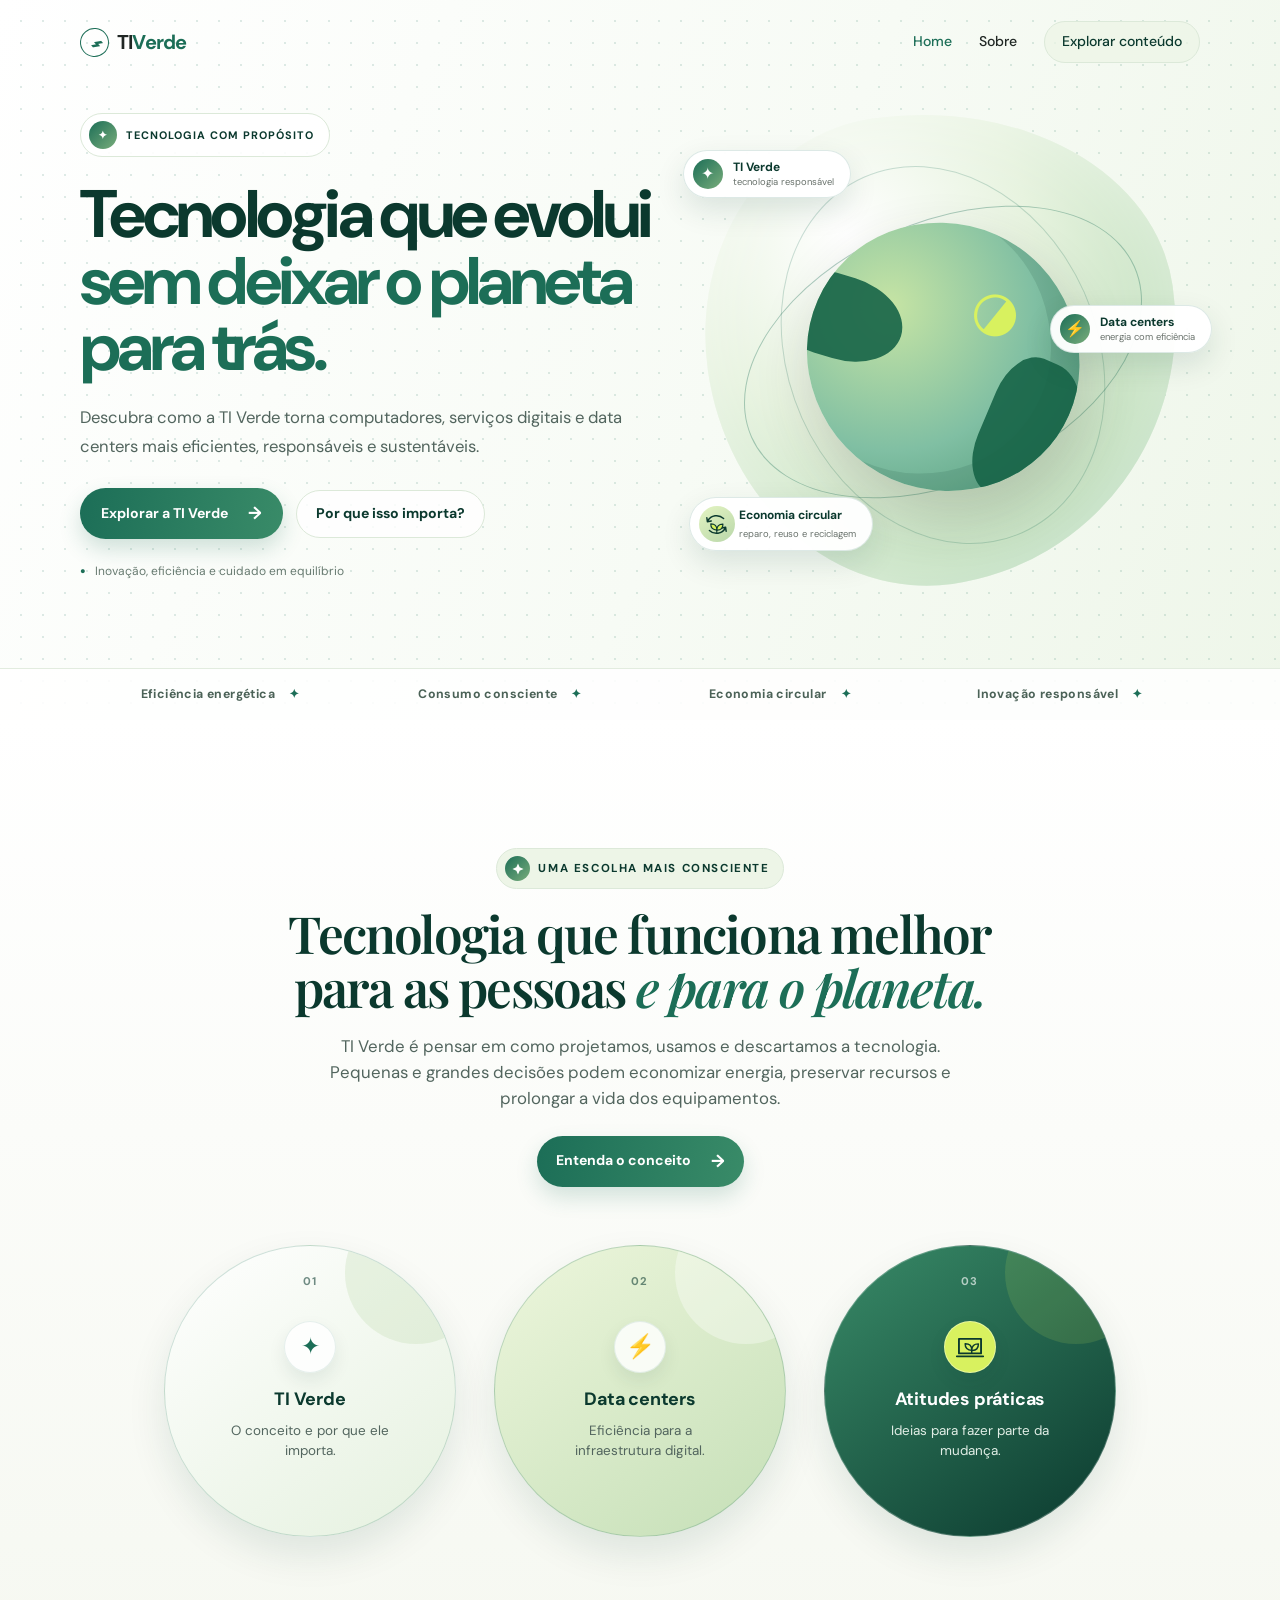
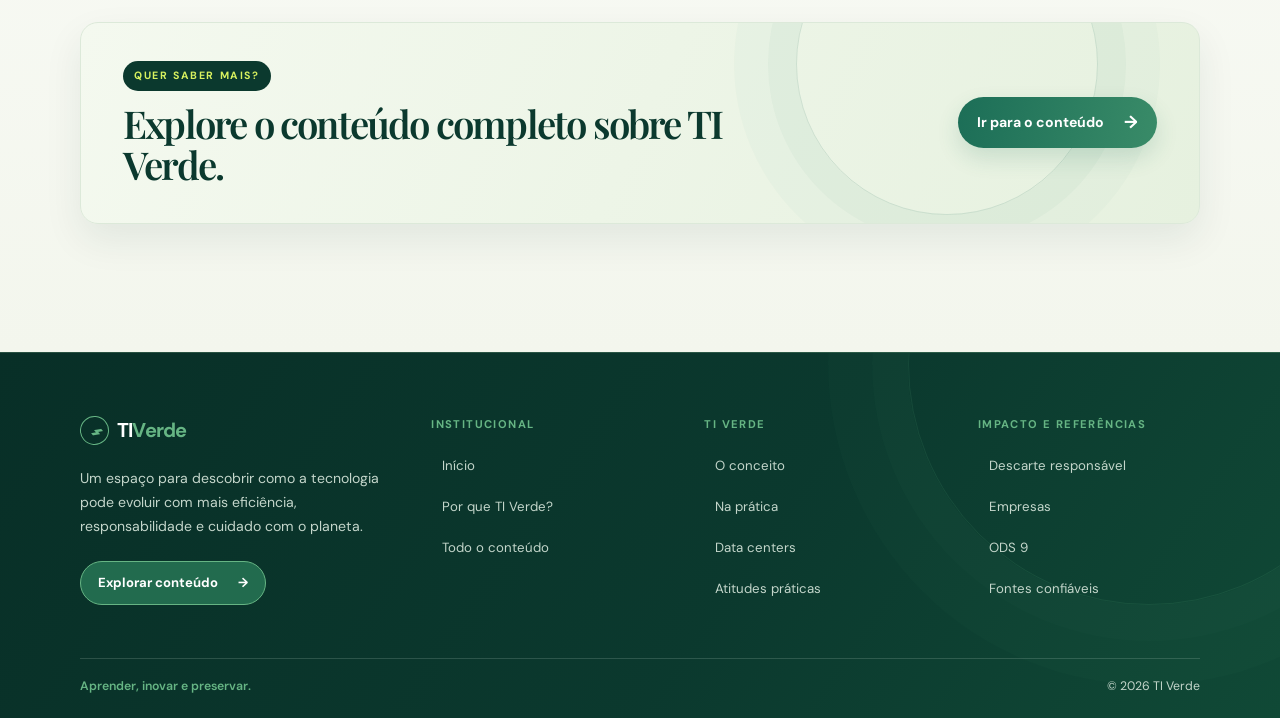
<file: index.html>
<!DOCTYPE html>
<html lang="pt-BR">
  <head>
    <meta charset="UTF-8" />
    <meta name="viewport" content="width=device-width, initial-scale=1.0" />
    <meta
      name="description"
      content="Uma introdução interativa à TI Verde, com práticas para uma tecnologia mais eficiente e sustentável."
    />
    <title>Home | TI Verde</title>
    <link rel="preconnect" href="https://fonts.googleapis.com" />
    <link rel="preconnect" href="https://fonts.gstatic.com" crossorigin />
    <link
      href="https://fonts.googleapis.com/css2?family=DM+Sans:wght@400;500;600;700&family=Playfair+Display:wght@600;700&display=swap"
      rel="stylesheet"
    />
    <link rel="stylesheet" href="style.css?v=20261106-4" />
  </head>
  <body>
    <a class="skip-link" href="#conteudo">Pular para o conteúdo</a>

    <header class="cabecalho cabecalho-claro">
      <div class="container navegacao">
        <a class="logo" href="index.html" aria-label="TI Verde - página inicial">
          <span class="logo-icone" aria-hidden="true">⌁</span>
          <span>TI<span>Verde</span></span>
        </a>

        <button class="menu-botao" type="button" aria-label="Abrir menu" aria-expanded="false">
          <span></span><span></span><span></span>
        </button>

        <nav class="menu" aria-label="Navegação principal">
          <a href="index.html" aria-current="page">Home</a>
          <a href="#sobre">Sobre</a>
          <a class="menu-destaque" href="conteudo.html">Explorar conteúdo</a>
        </nav>
      </div>
    </header>

    <main id="conteudo">
      <section class="hero home-hero" id="inicio">
        <div class="container hero-conteudo">
          <div class="hero-texto">
            <p class="hero-selo"><span aria-hidden="true">✦</span> TECNOLOGIA COM PROPÓSITO</p>
            <h1>Tecnologia que evolui <em>sem deixar o planeta para trás.</em></h1>
            <p class="hero-descricao">
              Descubra como a TI Verde torna computadores, serviços digitais e data centers
              mais eficientes, responsáveis e sustentáveis.
            </p>
            <div class="hero-botoes">
              <a class="botao botao-principal" href="conteudo.html">Explorar a TI Verde <span>→</span></a>
              <a class="botao botao-secundario" href="#sobre">Por que isso importa?</a>
            </div>
            <p class="hero-nota"><span aria-hidden="true">●</span> Inovação, eficiência e cuidado em equilíbrio</p>
          </div>

          <div class="hero-ilustracao" role="group" aria-label="Destaques sobre TI Verde">
            <div class="hero-planeta" aria-hidden="true">
              <div class="orbita orbita-externa"></div>
              <div class="orbita orbita-interna"></div>
              <div class="planeta">
                <span class="continente continente-um"></span>
                <span class="continente continente-dois"></span>
                <span class="folha folha-um">◒</span>
              </div>
            </div>
            <a class="hero-bolha hero-bolha-ti" href="conteudo.html#sobre" aria-label="Saiba mais sobre o conceito de TI Verde">
              <span class="hero-bolha-icone" aria-hidden="true">✦</span>
              <strong>TI Verde</strong>
              <span>tecnologia responsável</span>
            </a>
            <a class="hero-bolha hero-bolha-data" href="data-centers.html#data-centers" aria-label="Saiba mais sobre data centers sustentáveis">
              <span class="hero-bolha-icone" aria-hidden="true">⚡</span>
              <strong>Data centers</strong>
              <span>energia com eficiência</span>
            </a>
            <a class="hero-bolha hero-bolha-circular" href="conteudo.html#acoes" aria-label="Veja atitudes sustentáveis para o dia a dia">
              <span class="hero-bolha-icone" aria-hidden="true">
                <svg viewBox="0 0 40 40" focusable="false">
                  <path d="M29.8 11.8a14 14 0 0 0-22 3.3M6.7 10.7l.7 5.5 5.4-1.1M10.2 28.2a14 14 0 0 0 22-3.3m1.1 4.4-.7-5.5-5.4 1.1" fill="none" stroke="currentColor" stroke-linecap="round" stroke-linejoin="round" stroke-width="2" />
                  <path d="M20.4 27.7c-5.4-.1-8.4-3.2-8.3-8.5 5.5-.1 8.7 2.7 8.3 8.5Zm0 0c.2-5.4 3.2-8.4 8.5-8.3.1 5.5-2.7 8.7-8.5 8.3Z" fill="#d8f15f" stroke="#0b392e" stroke-linecap="round" stroke-linejoin="round" stroke-width="1.6" />
                  <path d="M20.4 27.8v3.1" fill="none" stroke="#0b392e" stroke-linecap="round" stroke-width="1.6" />
                </svg>
              </span>
              <strong>Economia circular</strong>
              <span>reparo, reuso e reciclagem</span>
            </a>
          </div>
        </div>
        <div class="faixa-principios" aria-label="Princípios da TI Verde">
          <div>Eficiência energética <span>✦</span></div>
          <div>Consumo consciente <span>✦</span></div>
          <div>Economia circular <span>✦</span></div>
          <div>Inovação responsável <span>✦</span></div>
        </div>
      </section>

      <section class="secao home-sobre" id="sobre">
        <div class="container">
          <div class="home-introducao reveal">
            <p class="etiqueta"><span class="etiqueta-icone" aria-hidden="true"><svg viewBox="0 0 24 24" focusable="false"><path d="M12 2.5 14.8 9l6.7 3-6.7 2.8-2.8 6.7-2.8-6.7L2.5 12l6.7-3L12 2.5Z" fill="currentColor" /></svg></span>UMA ESCOLHA MAIS CONSCIENTE</p>
            <h2>Tecnologia que funciona melhor para as pessoas <em>e para o planeta.</em></h2>
            <p>
              TI Verde é pensar em como projetamos, usamos e descartamos a tecnologia.
              Pequenas e grandes decisões podem economizar energia, preservar recursos e
              prolongar a vida dos equipamentos.
            </p>
            <a class="botao botao-principal" href="conteudo.html#sobre">Entenda o conceito <span>→</span></a>
          </div>

          <div class="home-temas" aria-label="Explore os temas de TI Verde">
            <a class="home-tema home-tema-conceito reveal" href="conteudo.html#sobre">
              <span class="home-tema-numero">01</span>
              <span class="home-tema-icone" aria-hidden="true">✦</span>
              <strong>TI Verde</strong>
              <span>O conceito e por que ele importa.</span>
            </a>
            <a class="home-tema home-tema-dados reveal" href="data-centers.html#data-centers">
              <span class="home-tema-numero">02</span>
              <span class="home-tema-icone" aria-hidden="true">⚡</span>
              <strong>Data centers</strong>
              <span>Eficiência para a infraestrutura digital.</span>
            </a>
            <a class="home-tema home-tema-acoes reveal" href="conteudo.html#acoes">
              <span class="home-tema-numero">03</span>
              <span class="home-tema-icone" aria-hidden="true">
                <svg viewBox="0 0 40 40" focusable="false">
                  <path d="M7 10.5h26v17H7zM4.5 31h31" fill="none" stroke="currentColor" stroke-linecap="round" stroke-linejoin="round" stroke-width="2.2" />
                  <path d="M22 24c-5-.1-7.8-3-7.7-7.9 5.1-.1 8.1 2.5 7.7 7.9Zm0 0c.2-5 3-7.8 7.9-7.7.1 5.1-2.5 8.1-7.9 7.7Z" fill="#d8f15f" stroke="currentColor" stroke-linecap="round" stroke-linejoin="round" stroke-width="1.7" />
                  <path d="M22 24v3" fill="none" stroke="currentColor" stroke-linecap="round" stroke-width="1.7" />
                </svg>
              </span>
              <strong>Atitudes práticas</strong>
              <span>Ideias para fazer parte da mudança.</span>
            </a>
          </div>

          <div class="home-convite reveal">
            <div>
              <p class="etiqueta">QUER SABER MAIS?</p>
              <h2>Explore o conteúdo completo sobre TI Verde.</h2>
            </div>
            <a class="botao botao-principal" href="conteudo.html">Ir para o conteúdo <span>→</span></a>
          </div>
        </div>
      </section>
    </main>

    <footer class="rodape">
      <div class="container">
        <div class="rodape-grade">
          <div class="rodape-marca">
            <a class="logo" href="index.html" aria-label="TI Verde - página inicial"><span class="logo-icone" aria-hidden="true">⌁</span><span>TI<span>Verde</span></span></a>
            <p>Um espaço para descobrir como a tecnologia pode evoluir com mais eficiência, responsabilidade e cuidado com o planeta.</p>
            <a class="rodape-cta" href="conteudo.html">Explorar conteúdo <span aria-hidden="true">→</span></a>
          </div>

          <nav class="rodape-coluna" aria-label="Navegação institucional">
            <h2>INSTITUCIONAL</h2>
            <a href="index.html#inicio">Início</a>
            <a href="index.html#sobre">Por que TI Verde?</a>
            <a href="conteudo.html">Todo o conteúdo</a>
          </nav>

          <nav class="rodape-coluna" aria-label="Temas de TI Verde">
            <h2>TI VERDE</h2>
            <a href="conteudo.html#sobre">O conceito</a>
            <a href="conteudo.html#atuacao">Na prática</a>
            <a href="data-centers.html#data-centers">Data centers</a>
            <a href="conteudo.html#acoes">Atitudes práticas</a>
          </nav>

          <nav class="rodape-coluna" aria-label="Impactos e referências">
            <h2>IMPACTO E REFERÊNCIAS</h2>
            <a href="conteudo.html#descarte-correto">Descarte responsável</a>
            <a href="conteudo.html#empresas">Empresas</a>
            <a href="conteudo.html#ods9">ODS 9</a>
            <a href="data-centers.html#referencias">Fontes confiáveis</a>
          </nav>
        </div>

        <div class="rodape-base">
          <p>Aprender, inovar e preservar.</p>
          <p>© <span id="ano"></span> TI Verde</p>
        </div>
      </div>
    </footer>

    <script src="script.js"></script>
  </body>
</html>
</file>
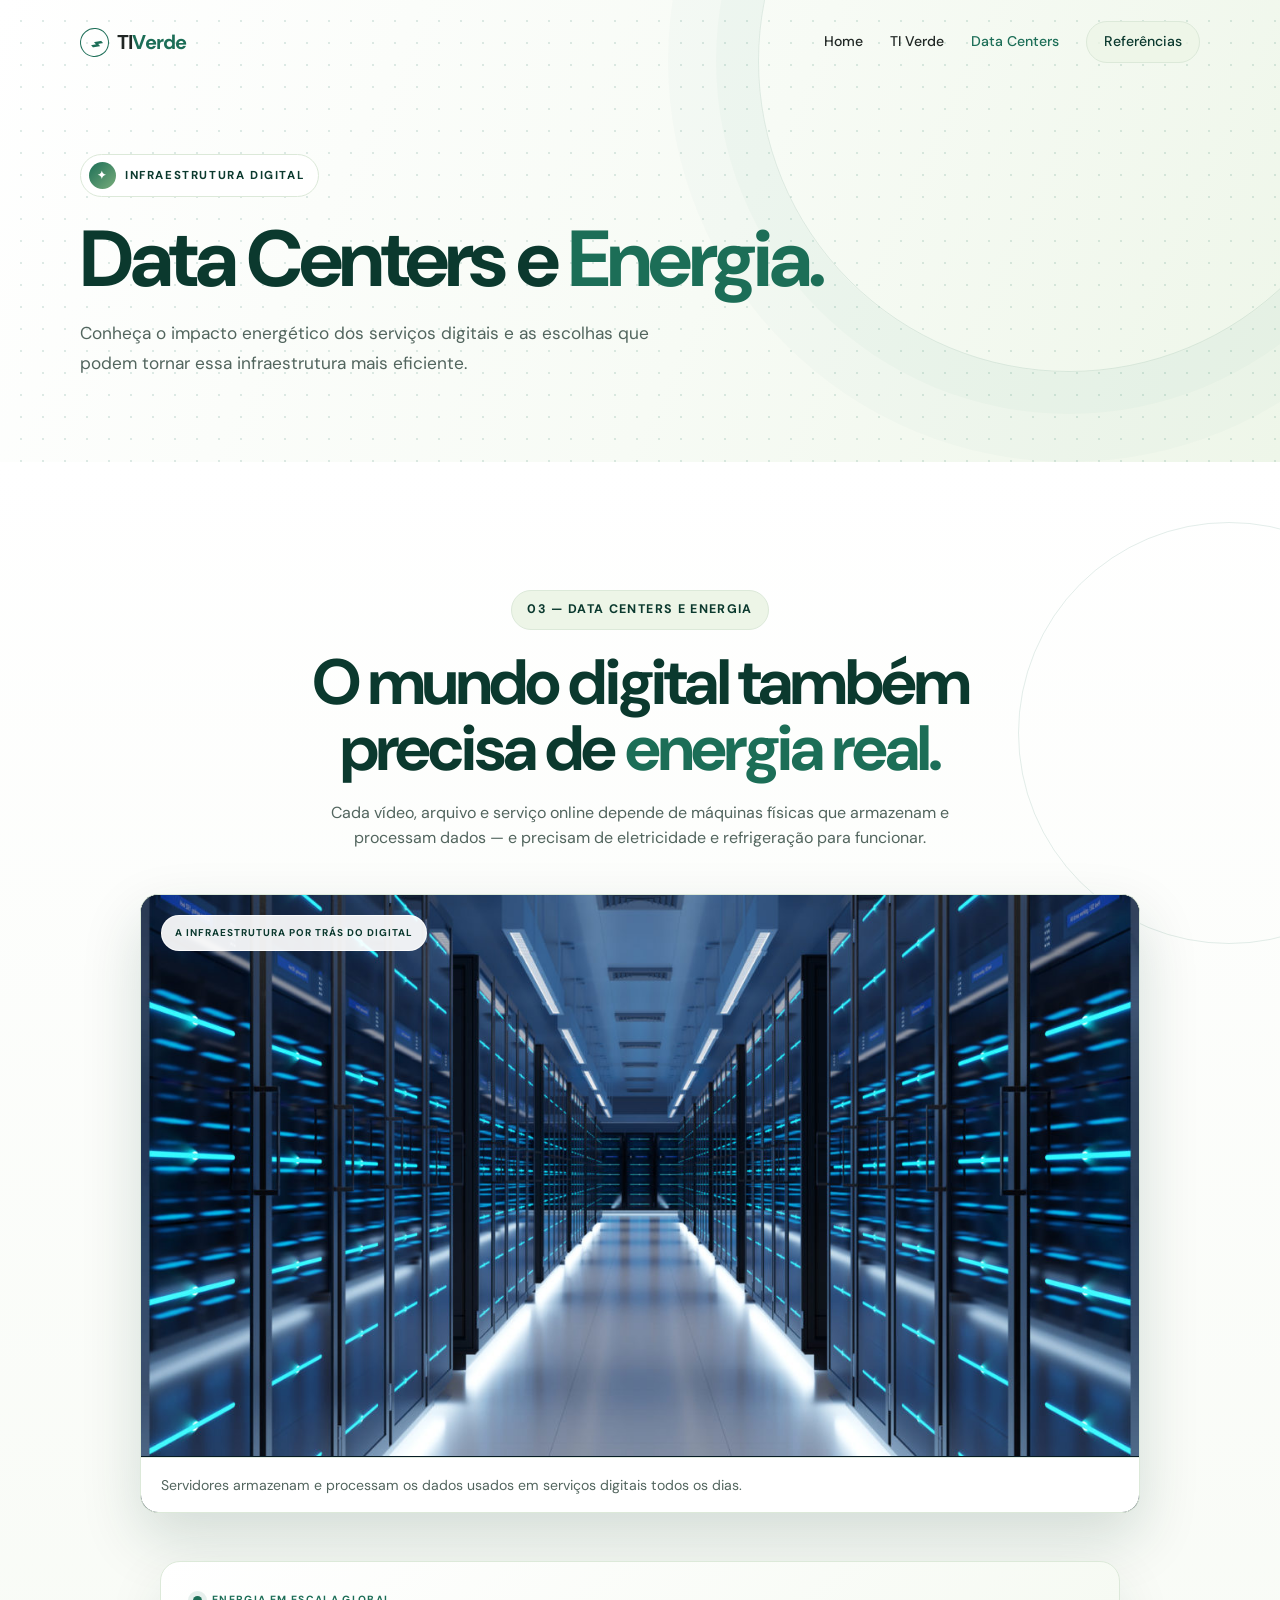
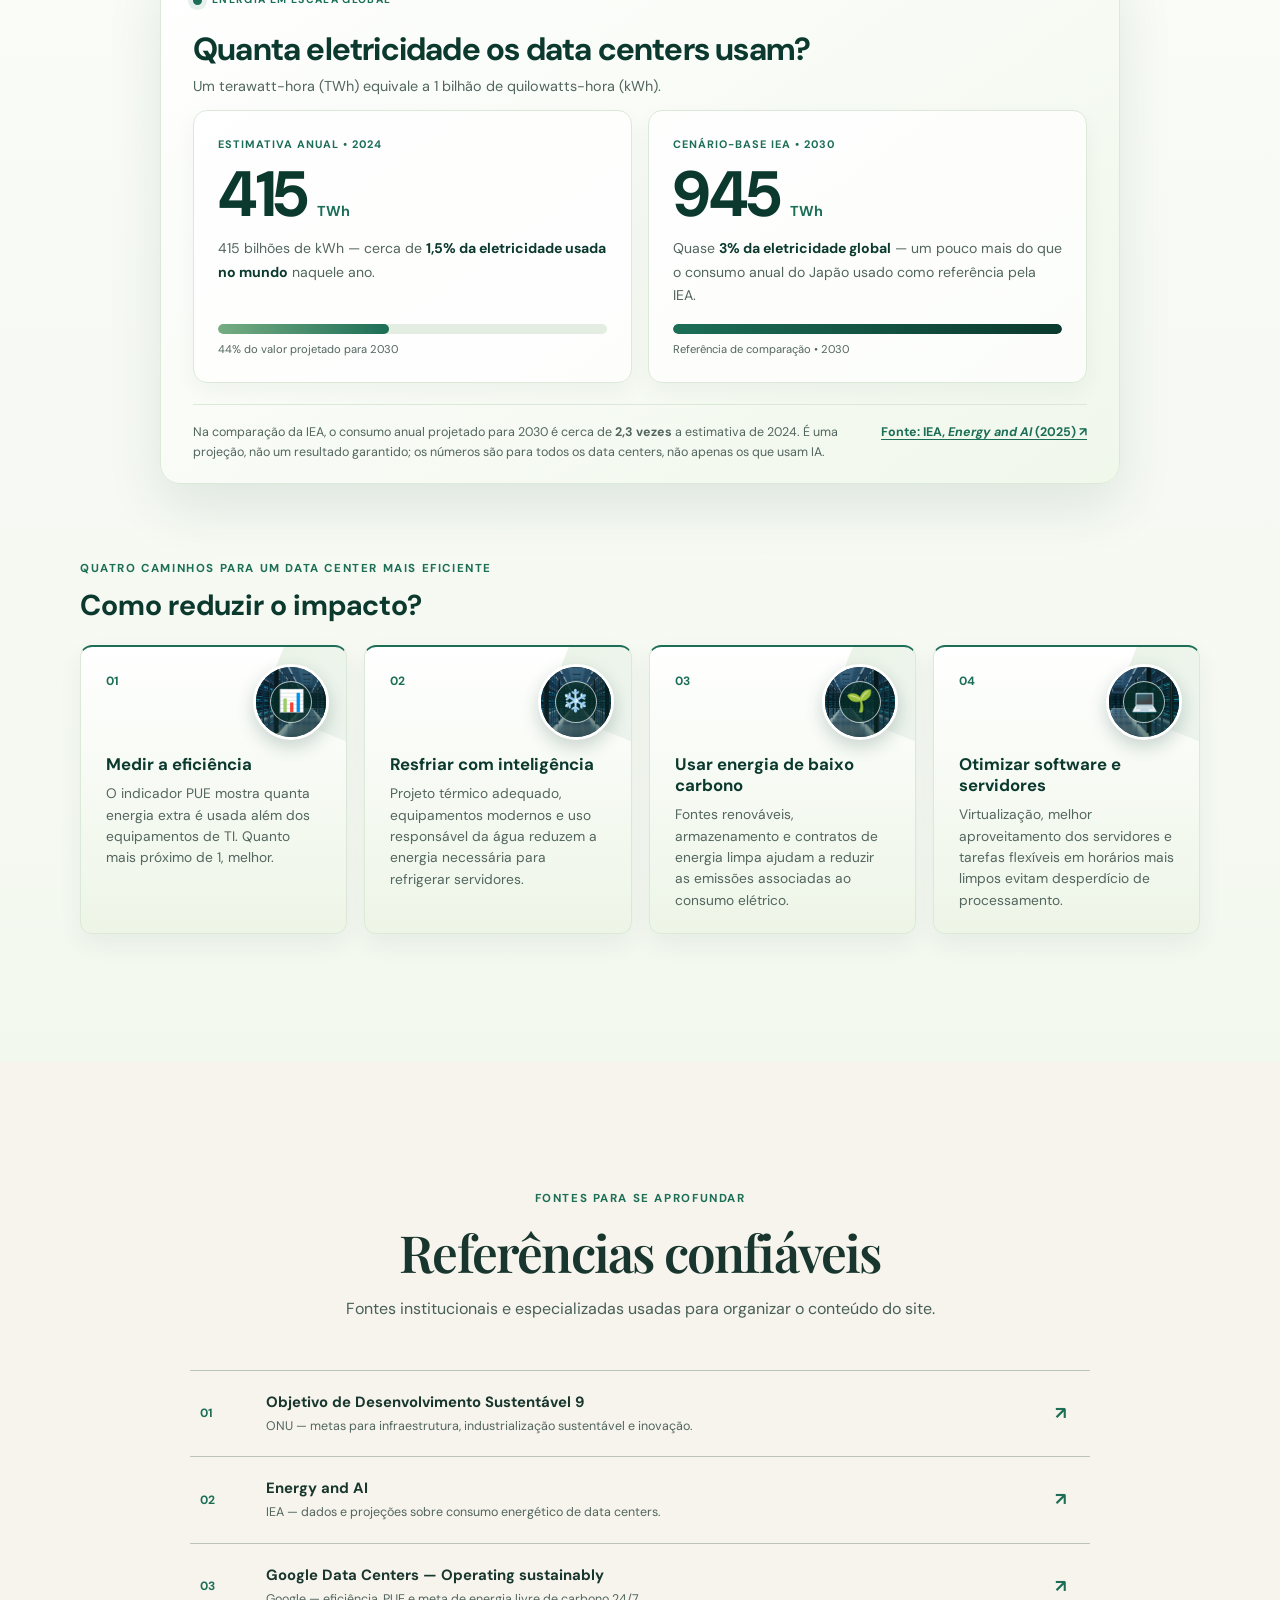
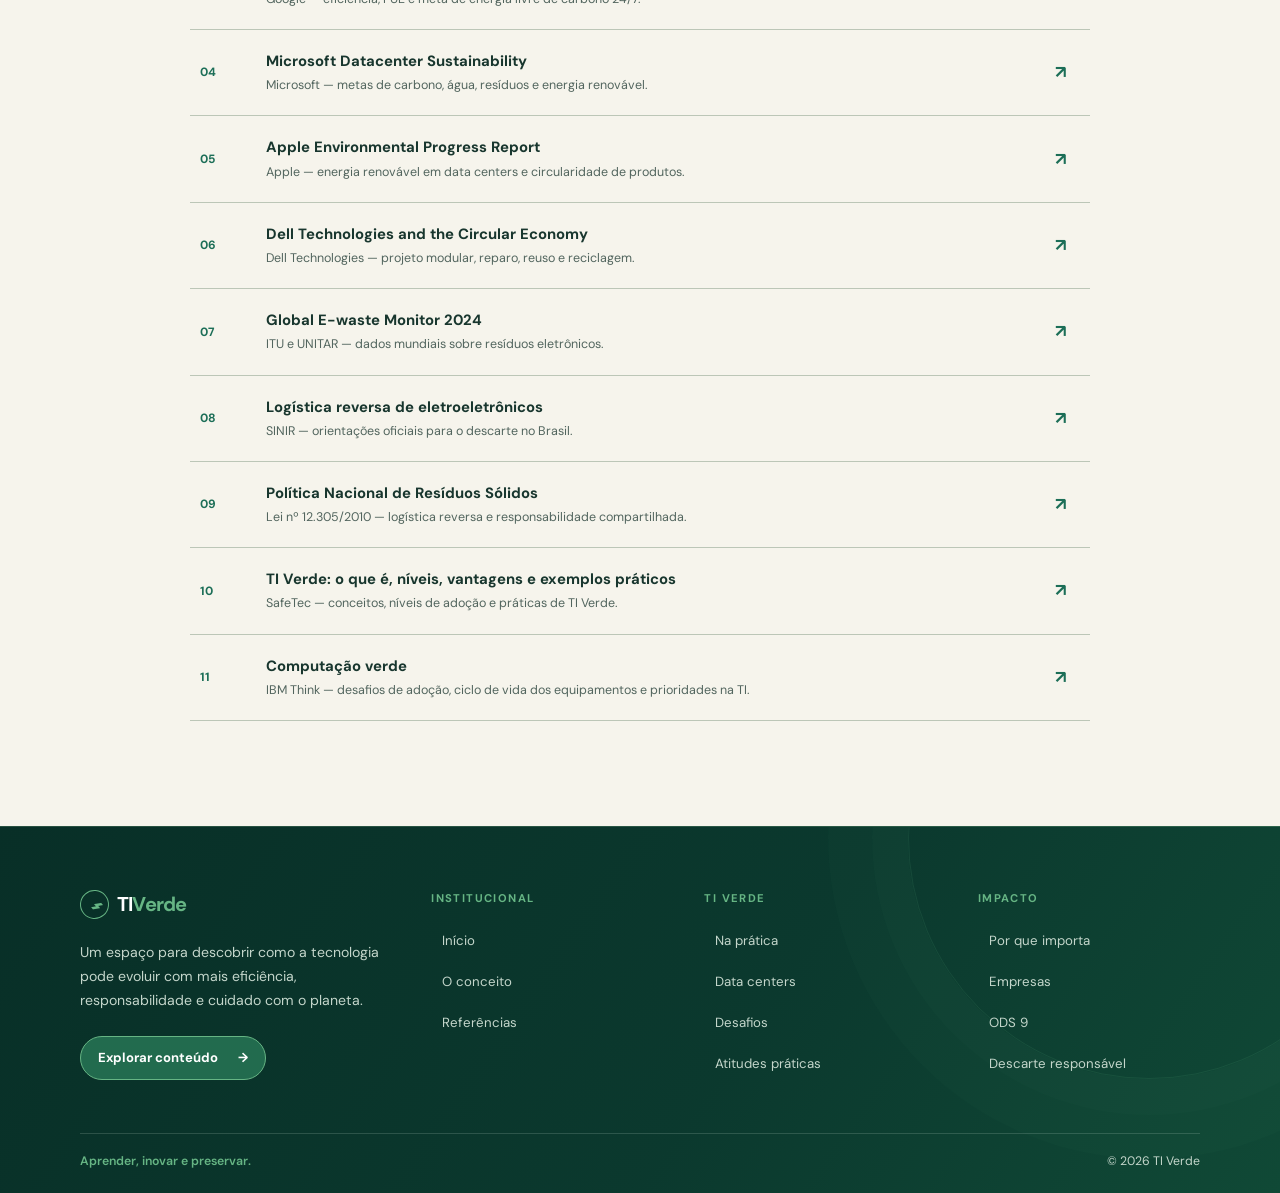
<file: data-centers.html>
<!DOCTYPE html>
<html lang="pt-BR">
  <head>
    <meta charset="UTF-8" />
    <meta name="viewport" content="width=device-width, initial-scale=1.0" />
    <meta
      name="description"
      content="Entenda o consumo de energia dos data centers, seus impactos e caminhos para uma infraestrutura digital mais eficiente."
    />
    <title>Data Centers e Energia | TI Verde</title>
    <link rel="preconnect" href="https://fonts.googleapis.com" />
    <link rel="preconnect" href="https://fonts.gstatic.com" crossorigin />
    <link
      href="https://fonts.googleapis.com/css2?family=DM+Sans:wght@400;500;600;700&family=Playfair+Display:wght@600;700&display=swap"
      rel="stylesheet"
    />
    <link rel="stylesheet" href="style.css?v=20261106-4" />
  </head>
  <body>
    <a class="skip-link" href="#conteudo">Pular para o conteúdo</a>

    <header class="cabecalho cabecalho-claro">
      <div class="container navegacao">
        <a class="logo" href="index.html" aria-label="TI Verde - página inicial">
          <span class="logo-icone" aria-hidden="true">⌁</span>
          <span>TI<span>Verde</span></span>
        </a>

        <button class="menu-botao" type="button" aria-label="Abrir menu" aria-expanded="false">
          <span></span><span></span><span></span>
        </button>

        <nav class="menu" aria-label="Navegação principal">
          <a href="index.html">Home</a>
          <a href="conteudo.html">TI Verde</a>
          <a href="#data-centers" aria-current="page">Data Centers</a>
          <a class="menu-destaque" href="#referencias">Referências</a>
        </nav>
      </div>
    </header>

    <main id="conteudo">
      <section class="pagina-titulo">
        <div class="container">
          <p class="etiqueta">INFRAESTRUTURA DIGITAL</p>
          <h1>Data Centers e <em>Energia.</em></h1>
          <p>Conheça o impacto energético dos serviços digitais e as escolhas que podem tornar essa infraestrutura mais eficiente.</p>
        </div>
      </section>

      <section class="secao data-centers" id="data-centers">
        <div class="container">
          <div class="titulo-central reveal">
            <p class="etiqueta">03 — DATA CENTERS E ENERGIA</p>
            <h2>O mundo digital também<br />precisa de <em>energia real.</em></h2>
            <p>
              Cada vídeo, arquivo e serviço online depende de máquinas físicas que armazenam
              e processam dados — e precisam de eletricidade e refrigeração para funcionar.
            </p>
          </div>

          <figure class="data-center-imagem reveal">
            <video class="data-center-video" autoplay loop muted playsinline webkit-playsinline preload="auto" poster="data%20centers.jpg" aria-label="Vídeo de data centers em reprodução contínua">
              <source src="data%20centers.mp4" type="video/mp4" />
              Seu navegador não oferece suporte à reprodução de vídeo.
            </video>
            <span class="imagem-etiqueta">A INFRAESTRUTURA POR TRÁS DO DIGITAL</span>
            <figcaption>Servidores armazenam e processam os dados usados em serviços digitais todos os dias.</figcaption>
          </figure>

          <div class="painel-data-centers reveal">
            <div class="painel-introducao">
              <span class="painel-ponto" aria-hidden="true"></span>
              <p>ENERGIA EM ESCALA GLOBAL</p>
            </div>
            <div class="painel-resumo">
              <h3>Quanta eletricidade os data centers usam?</h3>
              <p>Um terawatt-hora (TWh) equivale a 1 bilhão de quilowatts-hora (kWh).</p>
            </div>
            <div class="dados-principais">
              <article class="dado-card dado-atual">
                <span class="dado-ano">ESTIMATIVA ANUAL • 2024</span>
                <p class="dado-valor">415 <small>TWh</small></p>
                <p>415 bilhões de kWh — cerca de <strong>1,5% da eletricidade usada no mundo</strong> naquele ano.</p>
                <div class="barra-energia" role="img" aria-label="415 terawatt-horas, cerca de 44 por cento da projeção para 2030">
                  <span style="--barra-energia: 44%"></span>
                </div>
                <span class="barra-legenda">44% do valor projetado para 2030</span>
              </article>
              <article class="dado-card dado-projecao">
                <span class="dado-ano">CENÁRIO-BASE IEA • 2030</span>
                <p class="dado-valor">945 <small>TWh</small></p>
                <p>Quase <strong>3% da eletricidade global</strong> — um pouco mais do que o consumo anual do Japão usado como referência pela IEA.</p>
                <div class="barra-energia" role="img" aria-label="945 terawatt-horas, a projeção de referência para 2030">
                  <span style="--barra-energia: 100%"></span>
                </div>
                <span class="barra-legenda">Referência de comparação • 2030</span>
              </article>
            </div>
            <div class="nota-fonte">
              <p>Na comparação da IEA, o consumo anual projetado para 2030 é cerca de <strong>2,3 vezes</strong> a estimativa de 2024. É uma projeção, não um resultado garantido; os números são para todos os data centers, não apenas os que usam IA.</p>
              <a href="https://www.iea.org/reports/energy-and-ai/executive-summary" target="_blank" rel="noreferrer">Fonte: IEA, <em>Energy and AI</em> (2025) <span aria-hidden="true">↗</span></a>
            </div>
          </div>

          <div class="estrategias-cabecalho reveal">
            <p class="etiqueta">QUATRO CAMINHOS PARA UM DATA CENTER MAIS EFICIENTE</p>
            <h3>Como reduzir o impacto?</h3>
          </div>

          <div class="estrategias-grid">
            <article class="estrategia reveal">
              <span>01</span>
              <span class="estrategia-visual estrategia-visual-medicao" aria-hidden="true">
                <img src="data%20centers.jpg" alt="" loading="lazy" />
                <span>📊</span>
              </span>
              <h3>Medir a eficiência</h3>
              <p>O indicador PUE mostra quanta energia extra é usada além dos equipamentos de TI. Quanto mais próximo de 1, melhor.</p>
            </article>
            <article class="estrategia reveal">
              <span>02</span>
              <span class="estrategia-visual estrategia-visual-resfriamento" aria-hidden="true">
                <img src="data%20centers.jpg" alt="" loading="lazy" />
                <span>❄️</span>
              </span>
              <h3>Resfriar com inteligência</h3>
              <p>Projeto térmico adequado, equipamentos modernos e uso responsável da água reduzem a energia necessária para refrigerar servidores.</p>
            </article>
            <article class="estrategia reveal">
              <span>03</span>
              <span class="estrategia-visual estrategia-visual-energia" aria-hidden="true">
                <img src="data%20centers.jpg" alt="" loading="lazy" />
                <span>🌱</span>
              </span>
              <h3>Usar energia de baixo carbono</h3>
              <p>Fontes renováveis, armazenamento e contratos de energia limpa ajudam a reduzir as emissões associadas ao consumo elétrico.</p>
            </article>
            <article class="estrategia reveal">
              <span>04</span>
              <span class="estrategia-visual estrategia-visual-software" aria-hidden="true">
                <img src="data%20centers.jpg" alt="" loading="lazy" />
                <span>💻</span>
              </span>
              <h3>Otimizar software e servidores</h3>
              <p>Virtualização, melhor aproveitamento dos servidores e tarefas flexíveis em horários mais limpos evitam desperdício de processamento.</p>
            </article>
          </div>
        </div>
      </section>

      <section class="secao referencias" id="referencias">
        <div class="container">
          <div class="titulo-central reveal">
            <p class="etiqueta">FONTES PARA SE APROFUNDAR</p>
            <h2>Referências confiáveis</h2>
            <p>Fontes institucionais e especializadas usadas para organizar o conteúdo do site.</p>
          </div>
          <div class="lista-referencias reveal">
            <a href="https://sdgs.un.org/goals/goal9" target="_blank" rel="noreferrer">
              <span>01</span>
              <div><strong>Objetivo de Desenvolvimento Sustentável 9</strong><small>ONU — metas para infraestrutura, industrialização sustentável e inovação.</small></div>
              <b>↗</b>
            </a>
            <a href="https://www.iea.org/reports/energy-and-ai/energy-demand-from-ai" target="_blank" rel="noreferrer">
              <span>02</span>
              <div><strong>Energy and AI</strong><small>IEA — dados e projeções sobre consumo energético de data centers.</small></div>
              <b>↗</b>
            </a>
            <a href="https://www.datacenters.google/operating-sustainably/" target="_blank" rel="noreferrer">
              <span>03</span>
              <div><strong>Google Data Centers — Operating sustainably</strong><small>Google — eficiência, PUE e meta de energia livre de carbono 24/7.</small></div>
              <b>↗</b>
            </a>
            <a href="https://datacenters.microsoft.com/sustainability/" target="_blank" rel="noreferrer">
              <span>04</span>
              <div><strong>Microsoft Datacenter Sustainability</strong><small>Microsoft — metas de carbono, água, resíduos e energia renovável.</small></div>
              <b>↗</b>
            </a>
            <a href="https://www.apple.com/environment/pdf/Apple_Environmental_Progress_Report_2025.pdf" target="_blank" rel="noreferrer">
              <span>05</span>
              <div><strong>Apple Environmental Progress Report</strong><small>Apple — energia renovável em data centers e circularidade de produtos.</small></div>
              <b>↗</b>
            </a>
            <a href="https://www.delltechnologies.com/asset/en-sg/solutions/business-solutions/briefs-summaries/design-for-environment.pdf" target="_blank" rel="noreferrer">
              <span>06</span>
              <div><strong>Dell Technologies and the Circular Economy</strong><small>Dell Technologies — projeto modular, reparo, reuso e reciclagem.</small></div>
              <b>↗</b>
            </a>
            <a href="https://www.itu.int/en/ITU-D/Environment/Pages/Publications/The-Global-E-waste-Monitor-2024.aspx" target="_blank" rel="noreferrer">
              <span>07</span>
              <div><strong>Global E-waste Monitor 2024</strong><small>ITU e UNITAR — dados mundiais sobre resíduos eletrônicos.</small></div>
              <b>↗</b>
            </a>
            <a href="https://sinir.gov.br/perfis/logistica-reversa/logistica-reversa/eletroeletronicos/" target="_blank" rel="noreferrer">
              <span>08</span>
              <div><strong>Logística reversa de eletroeletrônicos</strong><small>SINIR — orientações oficiais para o descarte no Brasil.</small></div>
              <b>↗</b>
            </a>
            <a href="https://www.planalto.gov.br/ccivil_03/_ato2007-2010/2010/lei/l12305.htm" target="_blank" rel="noreferrer">
              <span>09</span>
              <div><strong>Política Nacional de Resíduos Sólidos</strong><small>Lei nº 12.305/2010 — logística reversa e responsabilidade compartilhada.</small></div>
              <b>↗</b>
            </a>
            <a href="https://safetec.com.br/dicas/ti-verde/" target="_blank" rel="noreferrer">
              <span>10</span>
              <div><strong>TI Verde: o que é, níveis, vantagens e exemplos práticos</strong><small>SafeTec — conceitos, níveis de adoção e práticas de TI Verde.</small></div>
              <b>↗</b>
            </a>
            <a href="https://www.ibm.com/br-pt/think/topics/green-computing" target="_blank" rel="noreferrer">
              <span>11</span>
              <div><strong>Computação verde</strong><small>IBM Think — desafios de adoção, ciclo de vida dos equipamentos e prioridades na TI.</small></div>
              <b>↗</b>
            </a>
          </div>
        </div>
      </section>
    </main>

    <footer class="rodape">
      <div class="container">
        <div class="rodape-grade">
          <div class="rodape-marca">
            <a class="logo" href="index.html" aria-label="TI Verde - página inicial"><span class="logo-icone" aria-hidden="true">⌁</span><span>TI<span>Verde</span></span></a>
            <p>Um espaço para descobrir como a tecnologia pode evoluir com mais eficiência, responsabilidade e cuidado com o planeta.</p>
            <a class="rodape-cta" href="conteudo.html">Explorar conteúdo <span aria-hidden="true">→</span></a>
          </div>

          <nav class="rodape-coluna" aria-label="Navegação institucional">
            <h2>INSTITUCIONAL</h2>
            <a href="index.html#inicio">Início</a>
            <a href="conteudo.html#sobre">O conceito</a>
            <a href="#referencias">Referências</a>
          </nav>

          <nav class="rodape-coluna" aria-label="Temas de TI Verde">
            <h2>TI VERDE</h2>
            <a href="conteudo.html#atuacao">Na prática</a>
            <a href="#data-centers">Data centers</a>
            <a href="conteudo.html#desafios">Desafios</a>
            <a href="conteudo.html#acoes">Atitudes práticas</a>
          </nav>

          <nav class="rodape-coluna" aria-label="Impactos">
            <h2>IMPACTO</h2>
            <a href="conteudo.html#importancia">Por que importa</a>
            <a href="conteudo.html#empresas">Empresas</a>
            <a href="conteudo.html#ods9">ODS 9</a>
            <a href="conteudo.html#descarte-correto">Descarte responsável</a>
          </nav>
        </div>

        <div class="rodape-base">
          <p>Aprender, inovar e preservar.</p>
          <p>© <span id="ano"></span> TI Verde</p>
        </div>
      </div>
    </footer>

    <script src="script.js"></script>
  </body>
</html>
</file>
<file: style.css>
:root {
  --verde-escuro: #0b392e;
  --verde: #1c6e57;
  --verde-claro: #b9d7aa;
  --limao: #d8f15f;
  --creme: #f6f4ec;
  --areia: #e7e2d3;
  --texto: #18362e;
  --texto-suave: #52655e;
  --branco: #ffffff;
  --serif: "Playfair Display", Georgia, serif;
  --sans: "DM Sans", Arial, sans-serif;
}

* { box-sizing: border-box; }

html { scroll-behavior: auto; }

body {
  margin: 0;
  color: var(--texto);
  background: var(--creme);
  font-family: var(--sans);
  line-height: 1.55;
}

a { color: inherit; text-decoration: none; }

.container { width: min(1120px, calc(100% - 48px)); margin: 0 auto; }

.skip-link {
  position: fixed;
  top: -100px;
  left: 20px;
  z-index: 20;
  padding: 10px 16px;
  background: var(--limao);
  color: var(--verde-escuro);
  border-radius: 4px;
}

.skip-link:focus { top: 16px; }

.cabecalho { position: absolute; width: 100%; z-index: 10; color: var(--branco); }

.navegacao { height: 84px; display: flex; align-items: center; justify-content: space-between; }

.logo { display: inline-flex; align-items: center; gap: 8px; font-size: 1.25rem; font-weight: 700; letter-spacing: -0.8px; }
.logo > span:last-child > span { color: var(--limao); }
.logo-icone { display: grid; width: 29px; height: 29px; place-items: center; border: 1px solid currentColor; border-radius: 50%; font-size: 1.25rem; transform: rotate(-40deg); }

.menu { display: flex; align-items: center; gap: 27px; font-size: 0.88rem; font-weight: 500; }
.menu > a:not(.menu-destaque) { opacity: 0.88; transition: opacity 0.2s; }
.menu > a:not(.menu-destaque):hover { opacity: 1; }
.menu-destaque { padding: 9px 15px; border: 1px solid rgba(255,255,255,0.45); border-radius: 3px; transition: 0.2s; }
.menu-destaque:hover { color: var(--verde-escuro); background: var(--limao); border-color: var(--limao); }
.menu a[aria-current="page"] { color: var(--limao); }

.menu-botao { display: none; padding: 7px; background: transparent; border: 0; cursor: pointer; }
.menu-botao span { display: block; width: 24px; height: 2px; margin: 5px; background: var(--branco); }

.cabecalho-claro { color: #202724; }
.cabecalho-claro .logo > span:last-child > span { color: var(--verde); }
.cabecalho-claro .logo-icone { color: var(--verde); }
.cabecalho-claro .menu > a:not(.menu-destaque) { opacity: 1; }
.cabecalho-claro .menu a[aria-current="page"] { color: var(--verde); }
.cabecalho-claro .menu-destaque { padding: 9px 17px; color: var(--verde-escuro); border-color: #dce9d9; border-radius: 999px; background: rgba(237,245,231,0.72); }
.cabecalho-claro .menu-destaque:hover { color: var(--branco); border-color: var(--verde); background: var(--verde); }
.cabecalho-claro .menu-botao span { background: var(--verde-escuro); }

.hero { min-height: 720px; overflow: hidden; position: relative; color: var(--branco); background: linear-gradient(115deg, #082f27 0%, #0b4434 48%, #12664a 100%); }
.hero::before { content: ""; position: absolute; inset: 0; z-index: 0; pointer-events: none; background: radial-gradient(ellipse at 76% 38%, rgba(216,241,95,0.16), transparent 31%), radial-gradient(ellipse at 12% 92%, rgba(63,167,116,0.2), transparent 36%); }
.hero::after { content: ""; position: absolute; width: 700px; height: 700px; right: -340px; top: 45px; border: 1px solid rgba(216,241,95,0.2); border-radius: 50%; }
.hero-conteudo { min-height: 675px; position: relative; z-index: 1; display: grid; grid-template-columns: 1fr 0.85fr; align-items: center; gap: 50px; }
.hero-texto { position: relative; z-index: 2; padding-top: 76px; }

.etiqueta { margin: 0 0 17px; color: var(--verde); font-size: 0.72rem; font-weight: 700; letter-spacing: 1.6px; }
.hero .hero-texto > .etiqueta { width: fit-content; padding: 9px 13px; color: var(--limao); border: 1px solid rgba(216,241,95,0.42); border-radius: 999px; background: rgba(216,241,95,0.08); }
.chamada-descarte .etiqueta { color: var(--limao); }

h1, h2, h3, p { margin-top: 0; }
h1, h2 { font-family: var(--serif); font-weight: 600; letter-spacing: -1.8px; line-height: 1.06; }
h1 { max-width: 640px; margin-bottom: 24px; font-size: clamp(3.2rem, 5.4vw, 5.5rem); }
h1 em, h2 em { color: var(--limao); font-style: italic; }
h2 { margin-bottom: 22px; font-size: clamp(2.4rem, 4vw, 4rem); }
h3 { margin-bottom: 8px; font-size: 1.05rem; line-height: 1.25; }

.hero-descricao { max-width: 510px; margin-bottom: 31px; color: #d0ded5; font-size: 1.12rem; }
.hero-botoes { display: flex; flex-wrap: wrap; align-items: center; gap: 20px; }
.botao { display: inline-flex; align-items: center; justify-content: center; gap: 20px; min-height: 50px; padding: 12px 19px; border-radius: 3px; font-size: 0.88rem; font-weight: 700; transition: transform 0.35s ease, background 0.35s ease, box-shadow 0.35s ease; }
.botao:hover { transform: translateY(-2px); }
.botao:active { transform: translateY(0) scale(0.98); }
.botao:focus-visible, a:focus-visible, button:focus-visible, input:focus-visible { outline: 2px solid var(--limao); outline-offset: 4px; }
.botao-principal { color: var(--verde-escuro); background: var(--limao); }
.hero .botao-principal { border-radius: 999px; box-shadow: 0 9px 24px rgba(216,241,95,0.17); }
.botao-principal span, .botao-claro span { font-size: 1.1rem; }
.botao-secundario { color: var(--branco); border-bottom: 1px solid var(--limao); border-radius: 0; padding: 12px 2px; }

.hero-ilustracao { height: 500px; position: relative; }
.hero-planeta { position: absolute; inset: 0; }
.orbita { position: absolute; border: 1px solid rgba(216,241,95,0.35); border-radius: 50%; transform: rotate(-24deg); }
.orbita-externa { width: 420px; height: 250px; top: 105px; left: 14px; animation: orbitaExterna 14s ease-in-out infinite; }
.orbita-interna { width: 310px; height: 390px; top: 37px; left: 80px; border-color: rgba(255,255,255,0.16); animation: orbitaInterna 18s ease-in-out infinite; }
.planeta { position: absolute; top: 106px; left: 105px; width: 250px; height: 250px; overflow: hidden; border-radius: 48% 52% 47% 53%; background: radial-gradient(circle at 34% 28%, #c6e4a4 0%, #80bfa3 55%, #4a9473 100%); box-shadow: inset -27px -23px 0 rgba(10,57,45,0.14), 0 22px 45px rgba(0,0,0,0.18); transform: rotate(-10deg); animation: planetaFlutuante 6s ease-in-out infinite; }
.continente { position: absolute; display: block; background: var(--verde-escuro); opacity: 0.9; border-radius: 40% 60% 59% 41%; }
.continente-um { width: 120px; height: 83px; top: 38px; left: -16px; transform: rotate(27deg); }
.continente-dois { width: 93px; height: 145px; bottom: -26px; right: 16px; transform: rotate(33deg); }
.folha { position: absolute; top: 57px; right: 55px; font-size: 55px; color: var(--limao); transform: rotate(-41deg); animation: folhaRespira 4s ease-in-out infinite; }
.hero-bolha { position: absolute; z-index: 3; display: flex; width: 150px; aspect-ratio: 1; flex-direction: column; align-items: center; justify-content: center; padding: 17px; border: 1px solid rgba(255,255,255,0.65); border-radius: 50%; color: var(--verde-escuro); box-shadow: 0 16px 36px rgba(4,32,25,0.25), inset 0 1px 0 rgba(255,255,255,0.8); text-align: center; animation: bolhaFlutuante 5.5s ease-in-out infinite; }
.hero-bolha-ti { top: 6px; left: 0; background: linear-gradient(145deg, #ffffff, #e8f4cf); }
.hero-bolha-data { top: 168px; right: 0; width: 162px; background: linear-gradient(145deg, #e2f5b1, #b9d7aa); animation-delay: -1.8s; }
.hero-bolha-circular { bottom: 0; left: 12px; width: 158px; color: var(--branco); border-color: rgba(255,255,255,0.28); background: linear-gradient(145deg, #278267, #0b5944); animation-delay: -3.4s; }
.hero-bolha-icone { display: grid; width: 30px; height: 30px; place-items: center; margin-bottom: 5px; color: var(--verde-escuro); border-radius: 50%; background: rgba(255,255,255,0.62); font-size: 1rem; }
.hero-bolha strong { margin-bottom: 4px; font-size: 0.85rem; line-height: 1.15; }
.hero-bolha > span:last-child { max-width: 120px; font-size: 0.66rem; line-height: 1.25; }
.hero-bolha-circular .hero-bolha-icone { color: var(--verde-escuro); background: var(--limao); }

@keyframes orbitaExterna {
  0%, 100% { transform: rotate(-24deg) translateY(0); }
  50% { transform: rotate(-20deg) translateY(-12px); }
}

@keyframes orbitaInterna {
  0%, 100% { transform: rotate(-24deg) translate(0, 0); }
  50% { transform: rotate(-28deg) translate(8px, 8px); }
}

@keyframes planetaFlutuante {
  0%, 100% { transform: rotate(-10deg) translateY(0); }
  50% { transform: rotate(-7deg) translateY(-10px); }
}

@keyframes folhaRespira {
  0%, 100% { transform: rotate(-41deg) scale(1); }
  50% { transform: rotate(-34deg) scale(1.08); }
}

@keyframes bolhaFlutuante {
  0%, 100% { transform: translateY(0); }
  50% { transform: translateY(-8px); }
}

.faixa-principios { position: absolute; bottom: 0; display: flex; width: 100%; overflow: hidden; color: var(--verde-escuro); background: var(--limao); white-space: nowrap; }
.faixa-principios div { padding: 16px 25px; font-size: 0.77rem; font-weight: 700; letter-spacing: 0.4px; }
.faixa-principios span { margin-left: 45px; }

.home-hero { min-height: 720px; color: var(--verde-escuro); background: linear-gradient(115deg, #ffffff 0%, #f7fbf5 56%, #eef6e9 100%); }
.home-hero::before { background-image: radial-gradient(rgba(28,110,87,0.14) 0.8px, transparent 0.8px); background-position: 10px 10px; background-size: 22px 22px; }
.home-hero::after { display: none; }
.home-hero .hero-conteudo { min-height: 680px; grid-template-columns: 1.06fr 0.94fr; gap: 28px; padding-top: 48px; padding-bottom: 34px; }
.home-hero .hero-texto { padding-top: 0; }
.hero-selo { display: inline-flex; align-items: center; gap: 9px; margin-bottom: 24px; padding: 7px 15px 7px 8px; color: var(--verde-escuro); border: 1px solid #dce9d9; border-radius: 999px; background: rgba(255,255,255,0.9); font-size: 0.68rem; font-weight: 700; letter-spacing: 1px; }
.hero-selo > span { display: grid; width: 28px; height: 28px; place-items: center; color: var(--branco); border-radius: 50%; background: linear-gradient(135deg, var(--verde), #79ad7b); }
.home-hero h1 { max-width: 660px; margin-bottom: 22px; color: var(--verde-escuro); font-family: var(--sans); font-size: clamp(3.15rem, 5.25vw, 4.7rem); font-weight: 700; letter-spacing: -3.7px; line-height: 0.99; }
.home-hero h1 em { color: var(--verde); font-style: normal; }
.home-hero .hero-descricao { max-width: 560px; margin-bottom: 27px; color: #52655e; font-size: 1.04rem; line-height: 1.75; }
.home-hero .hero-botoes { gap: 13px; }
.home-hero .botao { min-height: 48px; padding: 12px 21px; border-radius: 999px; }
.home-hero .botao-principal { color: var(--branco); background: linear-gradient(100deg, var(--verde), #398b68); box-shadow: 0 10px 22px rgba(28,110,87,0.2); }
.home-hero .botao-principal:hover { background: linear-gradient(100deg, var(--verde-escuro), var(--verde)); box-shadow: 0 13px 28px rgba(11,57,46,0.25); }
.home-hero .botao-secundario { padding: 12px 19px; color: var(--verde-escuro); border: 1px solid #dce9d9; background: rgba(255,255,255,0.82); }
.home-hero .botao-secundario:hover { background: #fff; box-shadow: 0 8px 20px rgba(26,64,44,0.1); }
.home-hero .botao:focus-visible, .cabecalho-claro a:focus-visible, .cabecalho-claro button:focus-visible { outline-color: var(--verde); }
.hero-nota { display: flex; align-items: center; gap: 9px; margin: 23px 0 0; color: #687b71; font-size: 0.75rem; }
.hero-nota span { color: var(--verde); font-size: 0.58rem; }
.home-hero .hero-ilustracao { height: 520px; }
.home-hero .hero-ilustracao::before { position: absolute; top: 50%; left: 50%; width: min(92%, 500px); aspect-ratio: 1; border-radius: 42% 58% 55% 45% / 48% 44% 56% 52%; background: radial-gradient(circle at 33% 24%, #ffffff 0, #e7f3df 38%, #c4e1c0 72%, #91c5a1 100%); box-shadow: inset 0 0 70px rgba(255,255,255,0.48); content: ""; transform: translate(-50%, -50%) rotate(-8deg); animation: formaRespira 11s ease-in-out infinite; }
.home-hero .orbita { border-color: rgba(28,110,87,0.34); }
.home-hero .orbita-externa { top: 135px; left: calc(50% - 210px); width: 420px; height: 260px; }
.home-hero .orbita-interna { top: 73px; left: calc(50% - 155px); width: 310px; height: 390px; border-color: rgba(28,110,87,0.22); }
.home-hero .planeta { top: 135px; left: calc(50% - 135px); width: 270px; height: 270px; box-shadow: inset -25px -22px 0 rgba(10,57,45,0.12), 0 24px 56px rgba(57,57,43,0.2); }
.home-hero .continente { background: #176447; }
.home-hero .hero-bolha { display: grid; width: max-content; max-width: 255px; height: auto; min-height: 48px; aspect-ratio: auto; grid-template-columns: 30px auto; grid-template-rows: auto auto; align-items: center; justify-content: start; column-gap: 10px; padding: 8px 16px 8px 9px; color: var(--verde-escuro); border: 1px solid rgba(28,110,87,0.15); border-radius: 999px; background: rgba(255,255,255,0.96); box-shadow: 0 12px 30px rgba(11,57,46,0.12); text-align: left; text-decoration: none; animation: bolhaFlutuante 5.5s ease-in-out infinite; }
.home-hero .hero-bolha:hover { box-shadow: 0 16px 34px rgba(11,57,46,0.2); }
.home-hero .hero-bolha-ti { top: 63px; left: -4px; }
.home-hero .hero-bolha-data { top: 218px; right: -12px; width: auto; }
.home-hero .hero-bolha-circular { bottom: 56px; left: 2px; width: auto; min-height: 48px; color: var(--verde-escuro); border-color: rgba(28,110,87,0.15); background: rgba(255,255,255,0.96); }
.home-hero .hero-bolha-icone { grid-column: 1; grid-row: 1 / 3; width: 30px; height: 30px; margin: 0; color: var(--branco); background: linear-gradient(135deg, var(--verde), #79ad7b); }
.home-hero .hero-bolha-circular .hero-bolha-icone { width: 36px; height: 36px; color: #0b392e; background: linear-gradient(145deg, #e4f4c2, #b9d7aa); }
.hero-bolha-circular .hero-bolha-icone svg { display: block; width: 29px; height: 29px; }
.home-hero .hero-bolha strong { grid-column: 2; grid-row: 1; margin: 0; font-size: 0.75rem; line-height: 1.1; }
.home-hero .hero-bolha > span:last-child { grid-column: 2; grid-row: 2; max-width: none; color: #68716b; font-size: 0.59rem; line-height: 1.1; }
.home-hero .faixa-principios { display: grid; grid-template-columns: repeat(4, minmax(0, 1fr)); align-items: center; justify-items: center; padding: 0 max(24px, calc((100% - 1120px) / 2)); color: #4b6257; border-top: 1px solid #e2ecdf; background: rgba(255,255,255,0.88); white-space: normal; }
.home-hero .faixa-principios div { display: flex; align-items: center; justify-content: center; gap: 14px; width: 100%; padding: 16px 10px; text-align: center; }
.home-hero .faixa-principios span { margin: 0; color: var(--verde); }

@keyframes formaRespira {
  0%, 100% { border-radius: 42% 58% 55% 45% / 48% 44% 56% 52%; transform: translate(-50%, -50%) rotate(-8deg); }
  50% { border-radius: 53% 47% 44% 56% / 42% 56% 44% 58%; transform: translate(-50%, -50%) rotate(2deg) scale(1.025); }
}

.pagina-titulo { position: relative; isolation: isolate; overflow: hidden; padding: 154px 0 84px; color: var(--verde-escuro); background: linear-gradient(115deg, #ffffff 0%, #f7fbf5 56%, #eef6e9 100%); }
.pagina-titulo::before { position: absolute; inset: 0; z-index: -1; background-image: radial-gradient(rgba(28,110,87,0.14) 0.8px, transparent 0.8px); background-position: 10px 10px; background-size: 22px 22px; content: ""; pointer-events: none; }
.pagina-titulo::after { position: absolute; top: -250px; right: -100px; z-index: -1; width: 620px; height: 620px; border: 1px solid rgba(28,110,87,0.12); border-radius: 50%; box-shadow: 0 0 0 42px rgba(28,110,87,0.025), 0 0 0 90px rgba(28,110,87,0.02); content: ""; pointer-events: none; }
.pagina-titulo > .container { position: relative; z-index: 1; }
.pagina-titulo .etiqueta { display: inline-flex; align-items: center; gap: 9px; margin-bottom: 22px; padding: 7px 14px 7px 8px; color: var(--verde-escuro); border: 1px solid #dce9d9; border-radius: 999px; background: rgba(255,255,255,0.9); }
.pagina-titulo .etiqueta::before { display: grid; width: 27px; height: 27px; place-items: center; color: var(--branco); border-radius: 50%; background: linear-gradient(135deg, var(--verde), #79ad7b); content: "✦"; font-size: 0.7rem; }
.pagina-titulo h1 { max-width: 900px; margin-bottom: 18px; color: var(--verde-escuro); font-family: var(--sans); font-size: clamp(3.2rem, 6.2vw, 5.25rem); font-weight: 700; letter-spacing: -3.8px; line-height: 1.02; }
.pagina-titulo h1 em { color: var(--verde); font-style: normal; }
.pagina-titulo > .container > p:last-child { max-width: 620px; margin: 0; color: var(--texto-suave); font-size: 1.08rem; line-height: 1.75; }

.secao { padding: 128px 0; scroll-margin-top: 18px; }
.alvo-suave { animation: alvoSuave 1.2s ease-out; }

@keyframes alvoSuave {
  0% { box-shadow: inset 0 0 0 0 rgba(216,241,95,0); }
  35% { box-shadow: inset 0 0 0 4px rgba(216,241,95,0.3); }
  100% { box-shadow: inset 0 0 0 0 rgba(216,241,95,0); }
}
.grade-duas-colunas { display: grid; grid-template-columns: 0.9fr 1.1fr; gap: 80px; }
.sobre { background: linear-gradient(180deg, #ffffff 0%, #f3f6ed 100%); }
.sobre .secao-introducao .etiqueta {
  display: inline-flex;
  align-items: center;
  gap: 9px;
  width: fit-content;
  padding: 7px 13px 7px 8px;
  color: var(--verde-escuro);
  border: 1px solid #dce9d9;
  border-radius: 999px;
  background: rgba(255,255,255,0.9);
}
.sobre .secao-introducao .etiqueta::before {
  display: grid;
  width: 27px;
  height: 27px;
  place-items: center;
  color: var(--branco);
  border-radius: 50%;
  background: linear-gradient(135deg, var(--verde), #79ad7b);
  content: "01";
  font-size: 0.62rem;
  letter-spacing: 0;
}
.secao-introducao h2 { max-width: 480px; }
.sobre .secao-introducao h2 { color: var(--verde-escuro); font-family: var(--sans); font-size: clamp(3.2rem, 5.5vw, 5rem); font-weight: 700; letter-spacing: -3px; line-height: 1.02; }
.sobre .secao-introducao h2 em { color: var(--verde); font-style: normal; }
.sobre-texto { max-width: 570px; color: var(--texto-suave); }
.sobre-texto .texto-grande { margin-bottom: 28px; padding: 22px 24px; color: var(--verde-escuro); border-left: 4px solid var(--verde); border-radius: 0 14px 14px 0; background: linear-gradient(110deg, #eaf4e5, rgba(255,255,255,0.78)); box-shadow: 0 12px 30px rgba(11,57,46,0.06); font-size: clamp(1.4rem, 2.1vw, 1.75rem); font-weight: 600; letter-spacing: -0.6px; line-height: 1.48; }
.sobre-texto .texto-grande span { color: var(--verde); }
.sobre-texto p:not(.texto-grande) { font-size: 1rem; line-height: 1.8; }

.home-sobre { overflow: hidden; background: linear-gradient(180deg, #ffffff 0%, #f3f6ed 100%); }
.home-introducao { max-width: 760px; margin: 0 auto 58px; text-align: center; }
.home-introducao .etiqueta { display: inline-flex; align-items: center; gap: 8px; width: fit-content; margin-right: auto; margin-left: auto; padding: 7px 13px 7px 8px; color: var(--verde-escuro); border: 1px solid #dce9d9; border-radius: 999px; background: #edf5e7; }
.home-introducao .etiqueta-icone { display: grid; flex: 0 0 25px; width: 25px; height: 25px; place-items: center; color: var(--branco); border-radius: 50%; background: linear-gradient(135deg, var(--verde), #79ad7b); }
.home-introducao .etiqueta-icone svg { display: block; width: 14px; height: 14px; }
.home-introducao h2 { margin-bottom: 18px; color: var(--verde-escuro); }
.home-introducao h2 em { color: var(--verde); }
.home-introducao > p:not(.etiqueta) { max-width: 650px; margin: 0 auto 25px; color: var(--texto-suave); font-size: 1.05rem; }
.home-introducao .botao { color: var(--branco); border-radius: 999px; background: linear-gradient(100deg, var(--verde), #398b68); box-shadow: 0 10px 22px rgba(28,110,87,0.18); }
.home-introducao .botao:hover { background: linear-gradient(100deg, var(--verde-escuro), var(--verde)); box-shadow: 0 13px 28px rgba(11,57,46,0.24); }
.home-temas { display: grid; grid-template-columns: repeat(3, minmax(0, 1fr)); align-items: center; gap: 30px; max-width: 960px; margin: 0 auto 85px; }
.home-tema { position: relative; display: flex; width: min(100%, 292px); aspect-ratio: 1; flex-direction: column; align-items: center; justify-content: center; justify-self: center; padding: 34px; overflow: hidden; border: 1px solid rgba(28,110,87,0.2); border-radius: 50%; color: var(--verde-escuro); background: linear-gradient(145deg, #ffffff 0%, #e5f1df 100%); box-shadow: 0 18px 38px rgba(11,57,46,0.1); text-align: center; transition: transform 0.35s ease, box-shadow 0.35s ease, border-color 0.35s ease; }
.home-tema::before { position: absolute; top: -44px; right: -32px; width: 142px; height: 142px; border-radius: 50%; background: rgba(185,215,170,0.28); content: ""; transition: transform 0.45s ease, background 0.45s ease; }
.home-tema::after { position: absolute; right: 50%; bottom: 22px; display: grid; width: 34px; height: 34px; place-items: center; color: var(--verde); border: 1px solid rgba(28,110,87,0.2); border-radius: 50%; content: "+"; font-size: 1rem; opacity: 0; transform: translate(50%, 6px); transition: opacity 0.3s ease, transform 0.3s ease, background 0.3s ease, color 0.3s ease; }
.home-tema:hover { transform: translateY(-9px) scale(1.035); border-color: rgba(28,110,87,0.42); box-shadow: 0 26px 48px rgba(11,57,46,0.16); }
.home-tema:hover::before { transform: scale(1.35); background: rgba(185,215,170,0.4); }
.home-tema:hover::after, .home-tema:focus-visible::after { color: var(--branco); background: var(--verde); opacity: 1; transform: translate(50%, 0) rotate(45deg); }
.home-tema:focus-visible { outline: 3px solid var(--verde); outline-offset: 5px; }
.home-tema-conceito { background: linear-gradient(145deg, #ffffff 0%, #e5f1df 100%); }
.home-tema-dados { border-color: rgba(28,110,87,0.22); background: linear-gradient(145deg, #edf6dc 0%, #c5dfb7 100%); }
.home-tema-dados::before { background: rgba(255,255,255,0.34); }
.home-tema-acoes { color: var(--branco); border-color: rgba(255,255,255,0.24); background: linear-gradient(145deg, #398b68 0%, #0b392e 100%); }
.home-tema-acoes::before { background: rgba(216,241,95,0.12); }
.home-tema-acoes::after { color: var(--limao); border-color: rgba(255,255,255,0.28); }
.home-tema-acoes:hover::after, .home-tema-acoes:focus-visible::after { color: var(--verde-escuro); background: var(--limao); }
.home-tema-numero { position: absolute; top: 27px; left: 50%; z-index: 1; color: rgba(11,57,46,0.58); font-size: 0.7rem; font-weight: 700; letter-spacing: 1.2px; transform: translateX(-50%); }
.home-tema-acoes .home-tema-numero { color: rgba(255,255,255,0.65); }
.home-tema-icone { position: relative; z-index: 1; display: grid; width: 52px; height: 52px; place-items: center; margin-bottom: 13px; border: 1px solid rgba(28,110,87,0.1); border-radius: 50%; color: var(--verde); background: rgba(255,255,255,0.82); box-shadow: 0 8px 18px rgba(11,57,46,0.08); font-size: 1.45rem; transition: transform 0.35s ease, box-shadow 0.35s ease; }
.home-tema-icone svg { display: block; width: 34px; height: 34px; }
.home-tema:hover .home-tema-icone, .home-tema:focus-visible .home-tema-icone { transform: rotate(-8deg) scale(1.08); box-shadow: 0 12px 24px rgba(11,57,46,0.14); }
.home-tema-acoes .home-tema-icone { color: var(--verde-escuro); border-color: rgba(255,255,255,0.38); background: var(--limao); }
.home-tema strong { position: relative; z-index: 1; margin-bottom: 7px; color: var(--verde-escuro); font-size: 1.12rem; letter-spacing: -0.2px; }
.home-tema > span:last-child { position: relative; z-index: 1; max-width: 190px; color: #52655e; font-size: 0.84rem; line-height: 1.5; }
.home-tema-acoes > span:last-child { color: #e1eee6; }
.home-tema-acoes strong { color: var(--branco); }
.home-convite { position: relative; display: flex; align-items: center; justify-content: space-between; gap: 30px; padding: 38px 42px; overflow: hidden; color: var(--verde-escuro); border: 1px solid #dce9d9; border-radius: 18px; background: linear-gradient(115deg, #f4f9ef 0%, #e6f1df 100%); box-shadow: 0 16px 38px rgba(11,57,46,0.08); }
.home-convite::before { position: absolute; top: -110px; right: 9%; width: 300px; height: 300px; border: 1px solid rgba(28,110,87,0.15); border-radius: 50%; box-shadow: 0 0 0 28px rgba(28,110,87,0.035), 0 0 0 62px rgba(28,110,87,0.025); content: ""; pointer-events: none; }
.home-convite > * { position: relative; z-index: 1; }
.home-convite .etiqueta { display: inline-flex; margin-bottom: 12px; padding: 7px 11px; color: var(--limao); border-radius: 999px; background: var(--verde-escuro); font-size: 0.66rem; }
.home-convite h2 { max-width: 600px; margin: 0; color: var(--verde-escuro); font-size: clamp(1.6rem, 3vw, 2.4rem); }
.home-convite .botao { flex: 0 0 auto; color: var(--branco); border-radius: 999px; background: linear-gradient(100deg, var(--verde), #398b68); box-shadow: 0 10px 22px rgba(28,110,87,0.16); }
.home-convite .botao:hover { background: linear-gradient(100deg, var(--verde-escuro), var(--verde)); box-shadow: 0 13px 28px rgba(11,57,46,0.23); }
.home-introducao .botao:focus-visible, .home-convite .botao:focus-visible { outline-color: var(--verde-escuro); }

.cards-conceito { display: grid; grid-template-columns: repeat(3, 1fr); align-items: start; gap: 17px; margin-top: 90px; }
.card-conceito { min-height: 290px; position: relative; padding: 24px; overflow: hidden; border: 1px solid #d6dacb; background: linear-gradient(155deg, #ffffff 0%, #f0f5ec 100%); box-shadow: 0 10px 28px rgba(11,57,46,0.05), inset 0 0 0 1px rgba(255,255,255,0.55); transition: transform 0.3s ease, box-shadow 0.3s ease, border-color 0.3s ease, background 0.3s ease; }
.card-conceito::before {
  content: "";
  position: absolute;
  inset: 0 auto auto 0;
  width: 100%;
  height: 5px;
  background: linear-gradient(90deg, var(--limao), var(--verde), #8ec5a1);
  transform: scaleX(0.3);
  transform-origin: left;
  transition: transform 0.4s ease;
}
.card-conceito:hover, .card-conceito[open] { transform: translateY(-7px); border-color: rgba(28,110,87,0.48); box-shadow: 0 20px 42px rgba(11,57,46,0.13); background: linear-gradient(155deg, #ffffff 0%, #e8f3e3 100%); }
.card-conceito:hover::before, .card-conceito[open]::before { transform: scaleX(1); }
.card-conceito summary { position: relative; z-index: 1; display: block; list-style: none; cursor: pointer; }
.card-conceito summary::-webkit-details-marker { display: none; }
.card-conceito summary:focus-visible { outline: 3px solid var(--verde); outline-offset: 6px; }
.numero { color: #71877a; font-size: 0.7rem; font-weight: 700; letter-spacing: 1px; transition: color 0.25s ease; }
.icone-card {
  margin: 27px 0 20px;
  color: var(--verde);
  display: inline-flex;
  align-items: center;
  justify-content: center;
  width: 62px;
  height: 62px;
  border-radius: 16px;
  background: linear-gradient(135deg, rgba(216,241,95,0.32), rgba(28,110,87,0.09));
  box-shadow: inset 0 0 0 1px rgba(28,110,87,0.12);
  transition: transform 0.35s ease, background 0.35s ease, color 0.35s ease;
}
.icone-card svg { display: block; width: 37px; height: 37px; }
.card-conceito h3 { margin-bottom: 9px; color: var(--verde-escuro); font-size: 1.35rem; transition: color 0.25s ease; }
.card-conceito summary > p { max-width: 290px; margin-bottom: 0; color: var(--texto-suave); font-size: 0.9rem; line-height: 1.6; }
.card-conceito-hint { display: flex; align-items: center; justify-content: space-between; gap: 12px; margin-top: 20px; padding-top: 13px; color: var(--verde); border-top: 1px solid rgba(28,110,87,0.14); }
.card-conceito-hint-text { display: grid; gap: 4px; }
.card-conceito-hint-text > span { font-size: 0.66rem; font-weight: 700; letter-spacing: 0.5px; text-transform: uppercase; }
.card-conceito-hint-text strong { color: var(--verde-escuro); font-size: 0.82rem; font-weight: 600; line-height: 1.35; }
.card-conceito-hint > span:last-child { display: grid; flex: 0 0 25px; width: 25px; height: 25px; place-items: center; border-radius: 50%; color: var(--branco); background: var(--verde); font-size: 1.15rem; font-weight: 400; transition: transform 0.3s ease, background 0.3s ease; }
.card-conceito[open] .card-conceito-hint > span:last-child { background: var(--verde-escuro); transform: rotate(45deg); }
.card-conceito:hover .icone-card, .card-conceito[open] .icone-card { transform: translateY(-3px) rotate(-5deg) scale(1.06); }
.card-reduzir .icone-card { color: #287857; background: linear-gradient(135deg, #e6f4b4, #d9ebd4); }
.card-reutilizar .icone-card { color: #287857; background: linear-gradient(135deg, #d9efcf, #c3e0cc); }
.card-reciclar .icone-card { color: #287857; background: linear-gradient(135deg, #e7f2c7, #c5e4d4); }
.card-conceito-detalhe { position: relative; z-index: 1; margin-top: 12px; padding: 12px 0 0; border-top: 1px solid rgba(28,110,87,0.18); animation: detalheConceito 0.3s ease both; }
.card-conceito-detalhe strong { display: block; margin-bottom: 6px; color: var(--verde); font-size: 0.7rem; letter-spacing: 0.8px; text-transform: uppercase; }
.card-conceito-detalhe ul { display: grid; gap: 6px; margin: 8px 0 10px; padding: 0; list-style: none; }
.card-conceito-detalhe li { position: relative; padding-left: 17px; color: var(--texto-suave); font-size: 0.78rem; line-height: 1.4; }
.card-conceito-detalhe li::before { position: absolute; top: 0.45em; left: 1px; width: 8px; height: 8px; border-radius: 50%; background: var(--verde); box-shadow: 0 0 0 3px rgba(28,110,87,0.1); content: ""; }
.card-conceito-detalhe .card-conceito-impacto { margin: 0; padding: 9px 10px; color: var(--verde-escuro); border-radius: 8px; background: rgba(216,241,95,0.2); font-size: 0.75rem; font-weight: 600; line-height: 1.4; }

@keyframes detalheConceito {
  from { opacity: 0; transform: translateY(-6px); }
  to { opacity: 1; transform: translateY(0); }
}

.atuacao { color: var(--verde-escuro); background: linear-gradient(180deg, #ffffff 0%, #f3f8ef 100%); }
.atuacao .etiqueta { display: inline-flex; width: fit-content; margin-bottom: 20px; padding: 8px 13px; color: var(--verde-escuro); border: 1px solid #dce9d9; border-radius: 999px; background: #edf5e7; }
.titulo-central { max-width: 730px; margin: 0 auto 65px; text-align: center; }
.titulo-central h2 { margin-bottom: 18px; }
.titulo-central > p:last-child { color: inherit; opacity: 0.78; }
.atuacao .titulo-central h2 { color: var(--verde-escuro); font-family: var(--sans); font-size: clamp(2.4rem, 4.5vw, 3.8rem); font-weight: 700; letter-spacing: -2.4px; line-height: 1.04; }
.atuacao .titulo-central > p:last-child { max-width: 620px; margin-right: auto; margin-left: auto; color: var(--texto-suave); opacity: 1; font-size: 1.05rem; }
.atuacao-midia { width: 100%; position: relative; margin: -20px auto 0; overflow: hidden; border: 1px solid rgba(185,215,170,0.42); border-radius: 16px; background: var(--verde-escuro); box-shadow: 0 22px 48px rgba(6,42,33,0.2); }
.atuacao-midia img { display: block; width: 100%; aspect-ratio: 1200 / 420; object-fit: cover; }
.ponto-interativo { position: absolute; display: grid; width: clamp(40px, 4vw, 48px); height: clamp(40px, 4vw, 48px); place-items: center; padding: 0; color: var(--verde-escuro); border: 3px solid #f3f8ef; border-radius: 50%; background: #c5dfb7; box-shadow: 0 0 0 6px rgba(185,215,170,0.2), 0 8px 18px rgba(0,0,0,0.24); cursor: pointer; transform: translate(-50%, -50%); transition: transform 0.2s ease, color 0.2s ease, background 0.2s ease, box-shadow 0.2s ease; }
.ponto-interativo:hover, .ponto-interativo:focus-visible { color: var(--branco); border-color: var(--limao); background: var(--verde); box-shadow: 0 0 0 9px rgba(185,215,170,0.26), 0 10px 22px rgba(0,0,0,0.28); transform: translate(-50%, -50%) scale(1.1); }
.ponto-interativo span { font-size: clamp(1.25rem, 2.2vw, 1.7rem); font-weight: 500; line-height: 1; }
.ponto-servidores { top: 50%; left: 32%; }
.ponto-conexao { top: 44.8%; left: 49.2%; width: clamp(48px, 4.4vw, 54px); height: clamp(48px, 4.4vw, 54px); }
.ponto-solar { top: 49%; left: 74%; }
.atuacao-instrucao { position: relative; width: fit-content; max-width: 100%; margin: 14px auto 52px; padding: 10px 16px; color: var(--verde-escuro); border: 1px solid rgba(185,215,170,0.75); border-radius: 999px; background: #edf6e8; box-shadow: 0 8px 20px rgba(6,42,33,0.12); font-size: 0.78rem; font-weight: 600; line-height: 1.4; text-align: center; }
.modal-info { width: min(430px, calc(100% - 36px)); padding: 0; color: var(--texto); border: 0; border-radius: 3px; background: var(--creme); box-shadow: 0 24px 70px rgba(0,0,0,0.3); }
.modal-info::backdrop { background: rgba(6,42,33,0.72); backdrop-filter: blur(3px); }
.modal-info-conteudo { position: relative; padding: 38px 36px 34px; border-top: 5px solid var(--limao); }
.modal-info .etiqueta { margin-bottom: 12px; }
.modal-info h3 { max-width: 320px; margin-bottom: 14px; color: var(--verde-escuro); font-family: var(--serif); font-size: 1.8rem; font-weight: 600; }
.modal-info p:not(.etiqueta) { margin-bottom: 20px; color: var(--texto-suave); }
.modal-detalhe { padding-top: 16px; border-top: 1px solid #cbd7c9; color: var(--verde); font-size: 0.86rem; font-weight: 700; }
.modal-fechar { position: absolute; top: 14px; right: 16px; display: grid; width: 32px; height: 32px; place-items: center; padding: 0; color: var(--verde-escuro); border: 1px solid #b9cdb9; border-radius: 50%; background: transparent; cursor: pointer; font-size: 1.5rem; line-height: 1; }
.modal-fechar:hover { color: var(--branco); background: var(--verde); }
.grade-atuacao { display: grid; grid-template-columns: repeat(2, 1fr); gap: 16px; }
.item-atuacao { display: flex; gap: 22px; min-height: 170px; padding: 30px; border: 1px solid rgba(185,215,170,0.18); border-radius: 14px; background: linear-gradient(145deg, #155843, #0b392e); box-shadow: 0 14px 28px rgba(11,57,46,0.1); transition: transform 0.25s ease, box-shadow 0.25s ease, background 0.25s ease; }
.item-atuacao:hover { transform: translateY(-4px); background: linear-gradient(145deg, #1c6e57, #0b392e); box-shadow: 0 19px 34px rgba(11,57,46,0.16); }
.item-icone { display: grid; flex: 0 0 48px; width: 48px; height: 48px; place-items: center; color: var(--verde-escuro); border: 2px solid rgba(255,255,255,0.65); border-radius: 50%; background: #d8f15f; box-shadow: 0 5px 14px rgba(0,0,0,0.18); }
.item-icone svg { display: block; width: 25px; height: 25px; overflow: visible; fill: none; stroke: currentColor; stroke-linecap: round; stroke-linejoin: round; stroke-width: 2.8; }
.item-icone .icone-energia, .item-icone .icone-nuvem { fill: currentColor; stroke: none; }
.item-atuacao h3 { margin-top: 3px; color: #e7f2eb; font-weight: 700; }
.item-atuacao p { margin: 0; color: #d3e2d8; font-size: 0.9rem; }

.data-centers { position: relative; overflow: hidden; color: var(--verde-escuro); background: linear-gradient(180deg, #ffffff 0%, #f3f8ef 100%); }
.data-centers::before { position: absolute; top: 60px; right: -160px; width: 420px; height: 420px; border: 1px solid rgba(28,110,87,0.12); border-radius: 50%; content: ""; pointer-events: none; }
.data-centers > .container { position: relative; z-index: 1; }
.data-centers .titulo-central { max-width: 780px; margin-bottom: 44px; }
.data-centers .titulo-central .etiqueta { display: inline-flex; width: fit-content; margin-bottom: 20px; padding: 9px 15px; color: var(--verde-escuro); border: 1px solid #dce9d9; border-radius: 999px; background: #edf5e7; font-size: 0.78rem; letter-spacing: 1.35px; }
.data-centers .titulo-central h2 { color: var(--verde-escuro); font-family: var(--sans); font-size: clamp(2.8rem, 5vw, 4.2rem); font-weight: 700; letter-spacing: -2.8px; line-height: 1.04; }
.data-centers .titulo-central h2 em { color: var(--verde); font-style: normal; }
.data-centers .titulo-central > p:last-child { max-width: 650px; margin-right: auto; margin-left: auto; color: var(--texto-suave); opacity: 1; }
.data-center-imagem { position: relative; max-width: 1000px; margin: 0 auto; overflow: hidden; border: 1px solid #dce9d9; border-radius: 18px; background: #071c25; box-shadow: 0 25px 60px rgba(11,57,46,0.16); }
.data-center-video { display: block; width: 100%; aspect-ratio: 16 / 9; background: #071c25; object-fit: cover; }
.data-center-video:focus-visible { outline: 3px solid var(--verde); outline-offset: -5px; }
.imagem-etiqueta { position: absolute; top: 20px; left: 20px; z-index: 1; padding: 9px 13px; color: var(--verde-escuro); border: 1px solid rgba(255,255,255,0.8); border-radius: 999px; background: rgba(255,255,255,0.92); font-size: 0.62rem; font-weight: 700; letter-spacing: 1px; }
.data-center-imagem figcaption { position: relative; z-index: 1; display: block; padding: 16px 20px; color: var(--texto-suave); border-top: 1px solid #e4ede1; background: #ffffff; font-size: 0.88rem; line-height: 1.6; }
.painel-data-centers { position: relative; z-index: 2; max-width: 960px; margin: 48px auto 76px; padding: 30px 32px 0; color: var(--verde-escuro); border: 1px solid #dce9d9; border-radius: 20px; background: linear-gradient(145deg, #ffffff 0%, #f0f7eb 100%); box-shadow: 0 22px 55px rgba(11,57,46,0.1); }
.painel-introducao { display: flex; align-items: center; gap: 10px; color: var(--verde); }
.painel-introducao p { margin: 0; font-size: 0.65rem; font-weight: 700; letter-spacing: 1.35px; }
.painel-ponto { width: 9px; height: 9px; border-radius: 50%; background: var(--verde); box-shadow: 0 0 0 5px rgba(28,110,87,0.1); }
.painel-resumo { margin: 21px 0 12px; }
.painel-resumo h3 { margin: 0 0 6px; color: var(--verde-escuro); font-family: var(--sans); font-size: clamp(1.45rem, 3vw, 2rem); font-weight: 700; letter-spacing: -0.8px; }
.painel-resumo > p { margin: 0; color: var(--texto-suave); font-size: 0.9rem; }
.dados-principais { display: grid; grid-template-columns: repeat(2, minmax(0, 1fr)); gap: 16px; }
.dado-card { min-width: 0; padding: 25px 24px 23px; border: 1px solid #dce9d9; border-radius: 14px; background: rgba(255,255,255,0.8); box-shadow: 0 8px 22px rgba(11,57,46,0.045); }
.dado-ano { display: block; margin-bottom: 12px; color: var(--verde); font-size: 0.68rem; font-weight: 700; letter-spacing: 1px; }
.dado-valor { margin: 0 0 12px; color: var(--verde-escuro); font-family: var(--sans); font-size: clamp(3rem, 5vw, 4.25rem); font-weight: 700; letter-spacing: -2.5px; line-height: 0.95; }
.dado-valor small { color: var(--verde); font-size: 0.9rem; letter-spacing: 0; }
.dado-card > p:not(.dado-valor) { min-height: 72px; margin: 0 0 15px; color: var(--texto-suave); font-size: 0.88rem; line-height: 1.65; }
.dado-card > p strong { color: var(--verde-escuro); }
.barra-energia { height: 10px; overflow: hidden; border-radius: 999px; background: #e4ede1; }
.barra-energia span { display: block; width: var(--barra-energia); height: 100%; border-radius: inherit; background: linear-gradient(90deg, #76ad82, #1c6e57); }
.dado-projecao .barra-energia span { background: linear-gradient(90deg, #1c6e57, #0b392e); }
.barra-legenda { display: block; margin-top: 7px; color: var(--texto-suave); font-size: 0.7rem; }
.nota-fonte { display: flex; align-items: flex-start; justify-content: space-between; gap: 20px; margin: 21px 0 0; padding: 17px 0 20px; border-top: 1px solid #dce9d9; color: var(--texto-suave); font-size: 0.78rem; line-height: 1.65; }
.nota-fonte p { max-width: 650px; margin: 0; }
.nota-fonte a { flex: 0 0 auto; color: var(--verde); text-decoration: underline; text-underline-offset: 3px; font-weight: 700; }
.estrategias-cabecalho { margin-bottom: 22px; }
.estrategias-cabecalho .etiqueta { margin-bottom: 9px; color: var(--verde); }
.estrategias-cabecalho h3 { margin: 0; color: var(--verde-escuro); font-family: var(--sans); font-size: 1.8rem; font-weight: 700; }
.estrategias-grid { display: grid; grid-template-columns: repeat(4, 1fr); gap: 17px; }
.estrategia {
  position: relative;
  min-height: 224px;
  padding: 25px 25px 22px;
  border: 1px solid #dce9d9;
  border-top: 2px solid var(--verde);
  border-radius: 12px;
  background: linear-gradient(180deg, #ffffff, #edf5e7);
  overflow: hidden;
  box-shadow: 0 10px 24px rgba(11,57,46,0.06);
  transition: transform 0.25s ease, box-shadow 0.25s ease, background 0.25s ease;
}
.estrategia::before {
  content: "";
  position: absolute;
  top: 0;
  right: -30px;
  width: 110px;
  height: 110px;
  background: linear-gradient(135deg, rgba(185,215,170,0.3), rgba(28,110,87,0.06));
  transform: rotate(22deg) translateY(-28px);
  border-radius: 18px;
}
.estrategia::after {
  display: none;
}
.estrategia:hover {
  transform: translateY(-6px);
  background: linear-gradient(180deg, #ffffff, #e5f1df);
  box-shadow: 0 16px 30px rgba(11,57,46,0.12);
}
.estrategia > span {
  position: relative;
  z-index: 1;
  display: block;
  margin-bottom: 64px;
  color: var(--verde);
  font-size: 0.75rem;
  font-weight: 700;
}
.estrategia-visual { position: absolute !important; top: 17px; right: 17px; display: grid !important; width: 76px; height: 76px; place-items: center; margin: 0 !important; overflow: hidden; border: 3px solid #ffffff; border-radius: 50%; background: var(--verde-escuro); box-shadow: 0 7px 18px rgba(11,57,46,0.2); }
.estrategia-visual::after { position: absolute; inset: 0; background: linear-gradient(145deg, rgba(8,47,39,0.22), rgba(8,47,39,0.66)); content: ""; }
.estrategia-visual img { position: absolute; width: 100%; height: 100%; object-fit: cover; transform: scale(1.65); }
.estrategia-visual > span { position: relative; z-index: 1; display: grid; width: 42px; height: 42px; place-items: center; margin: 0; border: 1px solid rgba(255,255,255,0.68); border-radius: 50%; background: rgba(8,47,39,0.72); font-size: 1.35rem; line-height: 1; }
.estrategia-visual-medicao img { object-position: 22% 50%; }
.estrategia-visual-resfriamento img { object-position: 48% 30%; }
.estrategia-visual-energia img { object-position: 75% 48%; }
.estrategia-visual-software img { object-position: 94% 60%; }
.estrategia h3 {
  position: relative;
  z-index: 1;
  color: var(--verde-escuro);
}
.estrategia p {
  position: relative;
  z-index: 1;
  margin: 0;
  color: var(--texto-suave);
  font-size: 0.86rem;
}

.importancia { background: linear-gradient(135deg, #edf5e7 0%, #e1eee0 100%); }
.importancia-grade { display: grid; grid-template-columns: 1fr 1fr; align-items: center; gap: 88px; }
.importancia-visual { display: flex; flex-direction: column; align-items: center; text-align: center; }
.circulo-dados { position: relative; display: flex; flex: 0 0 auto; flex-direction: column; align-items: center; justify-content: center; width: min(320px, 82vw); aspect-ratio: 1; margin: 0 0 26px; overflow: visible; color: var(--verde-escuro); border: 1px solid rgba(28,110,87,0.42); border-radius: 50%; background: radial-gradient(circle at 35% 30%, #ffffff 0%, #e7f2e3 48%, #c9e0ca 100%); box-shadow: 14px 14px 0 rgba(28,110,87,0.14), 0 20px 45px rgba(11,57,46,0.12); animation: dadoFlutuante 6s ease-in-out infinite; }
.circulo-dados::before { position: absolute; inset: -13px; border: 2px dashed rgba(28,110,87,0.52); border-radius: 50%; content: ""; animation: anelDados 22s linear infinite; }
.circulo-dados::after { position: absolute; inset: -7px; border: 4px solid transparent; border-top-color: var(--verde); border-right-color: #79ad7b; border-radius: 50%; content: ""; animation: arcoDados 7s linear infinite reverse; }
.circulo-dados strong, .circulo-dados span { position: relative; z-index: 1; }
.circulo-dados strong { color: var(--verde-escuro); font-family: var(--serif); font-size: clamp(5.1rem, 7vw, 6rem); letter-spacing: -4px; line-height: 0.9; animation: numeroDados 6s ease-in-out infinite; }
.circulo-dados span { color: var(--verde); font-size: 0.9rem; font-weight: 700; line-height: 1.4; }
.importancia-visual p { max-width: 320px; margin-bottom: 5px; color: var(--verde-escuro); font-size: 1.05rem; }
.importancia-visual small { color: var(--texto-suave); font-size: 0.72rem; }

@keyframes dadoFlutuante {
  0%, 100% { transform: translateY(0); }
  50% { transform: translateY(-7px); }
}

@keyframes anelDados {
  to { transform: rotate(360deg); }
}

@keyframes arcoDados {
  to { transform: rotate(360deg); }
}

@keyframes numeroDados {
  0%, 100% { transform: scale(1); }
  50% { transform: scale(1.035); }
}

.importancia-texto .etiqueta { display: inline-flex; align-items: center; width: fit-content; padding: 8px 14px; color: var(--verde-escuro); border: 1px solid rgba(28,110,87,0.2); border-radius: 999px; background: rgba(255,255,255,0.72); font-size: 0.7rem; font-weight: 700; letter-spacing: 0.8px; }
.importancia-texto h2 { color: var(--verde-escuro); }
.importancia-texto h2 em { color: var(--verde); font-style: normal; }
.importancia-texto p:not(.etiqueta) { color: var(--texto-suave); }
.link-seta { display: inline-flex; align-items: center; gap: 16px; margin-top: 13px; color: var(--verde); border-bottom: 1px solid var(--verde); font-size: 0.88rem; font-weight: 700; }
.link-seta span { font-size: 1.2rem; }

.desafios { background: linear-gradient(180deg, #ffffff 0%, #f3f6ed 100%); }
.desafios .titulo-central { max-width: 760px; margin: 0 auto 48px; }
.desafios .titulo-central h2 em { color: var(--verde); font-style: normal; }
.desafios-grid { display: grid; grid-template-columns: repeat(2, minmax(0, 1fr)); gap: 18px; }
.desafio-card { position: relative; min-height: 220px; padding: 27px 28px; overflow: hidden; border: 1px solid #dce9d9; border-radius: 14px; background: rgba(255,255,255,0.9); box-shadow: 0 10px 24px rgba(11,57,46,0.06); }
.desafio-card::after { position: absolute; right: -32px; bottom: -44px; width: 130px; height: 130px; border-radius: 50%; background: rgba(185,215,170,0.2); content: ""; pointer-events: none; }
.desafio-icone { display: grid; width: 46px; height: 46px; place-items: center; margin-bottom: 20px; border-radius: 13px; background: #eaf4e5; font-size: 1.35rem; }
.desafio-card h3 { position: relative; z-index: 1; margin-bottom: 10px; color: var(--verde-escuro); font-family: var(--sans); font-size: 1.12rem; font-weight: 700; }
.desafio-card p { position: relative; z-index: 1; max-width: 560px; margin: 0; color: var(--texto-suave); font-size: 0.9rem; }
.desafios-nota { margin-top: 24px; padding: 24px 28px; border-left: 4px solid var(--verde); border-radius: 0 14px 14px 0; background: #e7ecdc; }
.desafios-nota strong { display: block; margin-bottom: 7px; color: var(--verde-escuro); font-size: 1.02rem; }
.desafios-nota p { max-width: 840px; margin: 0 0 11px; color: var(--texto-suave); font-size: 0.9rem; }
.desafios-nota a { display: inline-flex; align-items: center; gap: 7px; color: var(--verde); font-size: 0.82rem; font-weight: 700; text-decoration: underline; text-underline-offset: 3px; }

.acoes { background: var(--creme); }
.lista-acoes { border-top: 1px solid #b5c1b5; }
.lista-acoes article {
  position: relative;
  display: grid;
  grid-template-columns: 50px 1fr;
  gap: 16px;
  padding: 24px 18px 24px 14px;
  border-bottom: 1px solid #b5c1b5;
  background: linear-gradient(135deg, rgba(255,255,255,0.1), rgba(185,215,170,0.06));
  overflow: hidden;
  transition: transform 0.25s ease, box-shadow 0.25s ease, background 0.25s ease;
}
.lista-acoes article::before {
  content: "";
  position: absolute;
  right: -40px;
  top: -26px;
  width: 140px;
  height: 140px;
  background: linear-gradient(135deg, rgba(216,241,95,0.26), rgba(28,110,87,0.1));
  transform: rotate(24deg);
  border-radius: 18px;
  pointer-events: none;
}
.lista-acoes article::after {
  content: "✦";
  position: absolute;
  right: 24px;
  top: 14px;
  color: rgba(11,57,46,0.22);
  font-size: 1.05rem;
  pointer-events: none;
}
.lista-acoes article:hover {
  transform: translateY(-3px);
  background: linear-gradient(135deg, rgba(255,255,255,0.45), rgba(185,215,170,0.12));
  box-shadow: 0 10px 18px rgba(11,57,46,0.05);
}
.lista-acoes article > span {
  position: relative;
  z-index: 1;
  padding-top: 3px;
  color: var(--verde);
  font-size: 0.75rem;
  font-weight: 700;
}
.lista-acoes article > div {
  position: relative;
  z-index: 1;
}
.lista-acoes h3 {
  margin-bottom: 4px;
  color: var(--verde-escuro);
  transition: color 0.2s ease;
}
.lista-acoes article:hover h3 { color: var(--verde); }
.lista-acoes p { margin: 0; color: var(--texto-suave); font-size: 0.9rem; }
.lista-acoes article:nth-child(1) { background: linear-gradient(135deg, rgba(255,255,255,0.16), rgba(216,241,95,0.09)); }
.lista-acoes article:nth-child(2) { background: linear-gradient(135deg, rgba(255,255,255,0.16), rgba(185,215,170,0.08)); }
.lista-acoes article:nth-child(3) { background: linear-gradient(135deg, rgba(255,255,255,0.16), rgba(143,195,168,0.08)); }
.lista-acoes article:nth-child(4) { background: linear-gradient(135deg, rgba(255,255,255,0.16), rgba(216,241,95,0.1)); }

.empresas { background: var(--branco); }
.empresas .titulo-central { margin-bottom: 48px; }
.empresas-grid { display: grid; grid-template-columns: repeat(4, minmax(0, 1fr)); gap: 18px; align-items: stretch; }
.empresa-card { --empresa-acento: var(--verde); position: relative; display: flex; min-width: 0; min-height: 430px; flex-direction: column; padding: 0 22px 24px; overflow: hidden; border: 1px solid #e5e9e2; border-radius: 18px; background: #fff; box-shadow: 0 12px 32px rgba(11,57,46,0.06); transition: transform 0.3s ease, box-shadow 0.3s ease, border-color 0.3s ease; }
.empresa-card::before { content: ""; position: absolute; inset: 0 0 auto; height: 7px; background: var(--empresa-acento); }
.empresa-card:hover { transform: translateY(-7px); border-color: color-mix(in srgb, var(--empresa-acento) 35%, #e5e9e2); box-shadow: 0 22px 42px rgba(11,57,46,0.13); }
.empresa-google { --empresa-acento: #4285f4; }
.empresa-microsoft { --empresa-acento: #00a4ef; }
.empresa-apple { --empresa-acento: #65734a; }
.empresa-dell { --empresa-acento: #0076ce; }
.empresa-topo { display: flex; min-height: 150px; flex-direction: column; align-items: center; justify-content: center; gap: 13px; margin: 0 -22px 20px; padding: 23px; background: linear-gradient(145deg, color-mix(in srgb, var(--empresa-acento) 9%, #fff), #fff 76%); }
.empresa-logo { display: block; width: auto; max-width: 132px; height: 42px; object-fit: contain; flex-shrink: 0; filter: drop-shadow(0 2px 3px rgba(11,57,46,0.08)); }
.empresa-categoria { color: var(--empresa-acento); font-size: 0.62rem; font-weight: 700; letter-spacing: 1.15px; text-align: center; }
.empresa-selo { display: inline-flex; width: fit-content; align-items: center; gap: 7px; margin-bottom: 12px; color: var(--empresa-acento); font-size: 0.62rem; font-weight: 700; letter-spacing: 1px; }
.empresa-selo::before { content: ""; width: 7px; height: 7px; border-radius: 50%; background: currentColor; box-shadow: 0 0 0 4px color-mix(in srgb, var(--empresa-acento) 13%, transparent); }
.empresa-card h3 { margin-bottom: 11px; color: var(--verde-escuro); font-family: var(--serif); font-size: 1.23rem; font-weight: 600; letter-spacing: -0.3px; line-height: 1.22; }
.empresa-card p { margin-bottom: 22px; color: var(--texto-suave); font-size: 0.82rem; line-height: 1.65; }
.empresa-card a { display: flex; align-items: center; justify-content: space-between; gap: 8px; width: 100%; margin-top: auto; padding-top: 14px; color: var(--empresa-acento); border-top: 1px solid #e8ece7; font-size: 0.73rem; font-weight: 700; transition: gap 0.2s ease; }
.empresa-card a:hover { gap: 14px; }
.empresa-card a span { font-size: 1rem; }
.empresas-grid .empresa-card:nth-child(2) { transition-delay: 80ms; }
.empresas-grid .empresa-card:nth-child(3) { transition-delay: 160ms; }
.empresas-grid .empresa-card:nth-child(4) { transition-delay: 240ms; }

.ods { position: relative; overflow: hidden; color: var(--verde-escuro); background: linear-gradient(145deg, #f3f8ef 0%, #e5efe1 100%); }
.ods::before { position: absolute; top: -220px; right: -120px; width: 520px; height: 520px; border: 1px solid rgba(28,110,87,0.12); border-radius: 50%; box-shadow: 0 0 0 38px rgba(28,110,87,0.025), 0 0 0 82px rgba(28,110,87,0.02); content: ""; pointer-events: none; }
.ods > .container { position: relative; z-index: 1; }
.ods .etiqueta { color: var(--verde); font-size: 0.72rem; font-weight: 700; letter-spacing: 1px; }
.ods-cabecalho { display: flex; align-items: center; gap: 30px; }
.selo-ods { display: grid; width: 114px; height: 114px; flex: 0 0 114px; place-content: center; color: var(--branco); border-radius: 18px; background: var(--verde-escuro); box-shadow: 0 12px 26px rgba(11,57,46,0.16); font-size: 0.65rem; font-weight: 700; line-height: 1.2; text-align: center; }
.selo-ods strong { display: block; color: var(--limao); font-family: var(--sans); font-size: 3.5rem; line-height: 0.95; }
.ods-cabecalho h2 { max-width: 780px; margin: 10px 0 0; color: var(--verde-escuro); font-family: var(--sans); font-size: clamp(2.5rem, 4.8vw, 4.1rem); font-weight: 700; letter-spacing: -2.7px; line-height: 1.04; }
.ods-cabecalho h2 em { color: var(--verde); font-style: normal; }
.ods-explicacao { max-width: 760px; margin: 38px 0 48px 144px; color: var(--texto-suave); font-size: 1.08rem; }
.ods-grid { display: grid; grid-template-columns: repeat(3, 1fr); gap: 18px; }
.ods-item { min-height: 255px; padding: 27px; border: 1px solid #dce9d9; border-top: 3px solid var(--verde); border-radius: 14px; background: rgba(255,255,255,0.88); box-shadow: 0 10px 24px rgba(11,57,46,0.06); }
.ods-item > span { color: var(--verde); font-size: 0.85rem; font-weight: 700; }
.ods-item h3 { margin: 23px 0 10px; color: var(--verde-escuro); font-family: var(--sans); font-size: 1.2rem; font-weight: 700; line-height: 1.35; }
.ods-item p { margin: 0; color: var(--texto-suave); font-size: 0.88rem; }
.ods-rodape { margin: 27px 0 0; color: var(--texto-suave); font-size: 0.78rem; }
.ods-rodape a { margin-left: 7px; color: var(--verde-escuro); border-bottom: 1px solid var(--verde); font-weight: 700; }
.ods-proximo { display: flex; align-items: center; justify-content: space-between; gap: 28px; margin-top: 40px; padding: 25px 28px; border: 1px solid rgba(28,110,87,0.16); border-radius: 14px; background: rgba(255,255,255,0.72); box-shadow: 0 10px 24px rgba(11,57,46,0.05); }
.ods-proximo strong { display: block; margin-bottom: 5px; color: var(--verde-escuro); font-size: 1rem; }
.ods-proximo p { max-width: 600px; margin: 0; color: var(--texto-suave); font-size: 0.88rem; }
.ods-proximo .botao { flex: 0 0 auto; border-radius: 999px; background: var(--verde-escuro); color: var(--branco); }
.ods-proximo .botao:hover { background: var(--verde); }

.chamada-descarte { color: var(--branco); background: var(--verde-escuro); }
.chamada-conteudo { display: flex; align-items: center; justify-content: space-between; gap: 60px; min-height: 260px; }
.chamada-descarte-texto { max-width: 760px; padding: 54px 0; }
.chamada-conteudo h2 { max-width: 700px; margin: 0 0 18px; font-size: clamp(2rem, 3.5vw, 3.3rem); }
.chamada-descarte-texto > p:last-child { max-width: 720px; margin: 0; color: #d0ded5; font-size: 0.96rem; line-height: 1.75; }
.botao-claro { flex: 0 0 auto; color: var(--verde-escuro); background: var(--branco); }

.referencias { padding-bottom: 105px; }
.referencias .titulo-central { margin-bottom: 48px; }
.lista-referencias { max-width: 900px; margin: 0 auto; border-top: 1px solid #bcc6b7; }
.lista-referencias a { display: grid; grid-template-columns: 48px 1fr 25px; align-items: center; gap: 18px; padding: 20px 10px; border-bottom: 1px solid #bcc6b7; transition: padding 0.2s, background 0.2s; }
.lista-referencias a:hover { padding-left: 18px; background: #edf0e5; }
.lista-referencias a > span { color: var(--verde); font-size: 0.75rem; font-weight: 700; }
.lista-referencias strong { display: block; margin-bottom: 3px; font-size: 0.93rem; }
.lista-referencias small { display: block; color: var(--texto-suave); font-size: 0.78rem; }
.lista-referencias b { color: var(--verde); font-size: 1.1rem; }

.rodape { position: relative; overflow: hidden; color: #e1eee6; border-top: 1px solid rgba(185,215,170,0.18); background: linear-gradient(125deg, #082f27 0%, #0b392e 58%, #104936 100%); }
.rodape::before { position: absolute; top: -230px; right: -110px; width: 480px; height: 480px; border: 1px solid rgba(102,181,132,0.12); border-radius: 50%; box-shadow: 0 0 0 36px rgba(102,181,132,0.025), 0 0 0 80px rgba(102,181,132,0.02); content: ""; pointer-events: none; }
.rodape > .container { position: relative; z-index: 1; }
.rodape-grade { display: grid; grid-template-columns: 1.35fr repeat(3, minmax(0, 1fr)); gap: clamp(24px, 4vw, 58px); padding: 62px 0 52px; }
.rodape-marca .logo { margin-bottom: 21px; color: var(--branco); }
.rodape-marca .logo > span:last-child > span { color: #66b584; }
.rodape-marca .logo-icone { color: #66b584; }
.rodape-marca > p { max-width: 300px; margin: 0 0 23px; color: #c4d6cb; font-size: 0.88rem; line-height: 1.7; }
.rodape-cta { display: inline-flex; min-height: 44px; align-items: center; justify-content: center; gap: 20px; padding: 10px 17px; color: var(--branco); border: 1px solid #66b584; border-radius: 999px; background: #226b4e; font-size: 0.82rem; font-weight: 700; transition: transform 0.2s ease, background 0.2s ease, box-shadow 0.2s ease; }
.rodape-cta:hover { transform: translateY(-2px); background: #2c8059; box-shadow: 0 8px 22px rgba(102,181,132,0.16); }
.rodape-coluna { display: flex; flex-direction: column; align-items: flex-start; gap: 7px; }
.rodape-coluna h2 { margin: 2px 0 10px; color: #66b584; font-family: var(--sans); font-size: 0.7rem; font-weight: 700; letter-spacing: 1.4px; line-height: 1.4; }
.rodape-coluna a { display: inline-flex; max-width: 100%; align-items: center; padding: 7px 10px; color: #c4d6cb; border: 1px solid transparent; border-radius: 999px; font-size: 0.83rem; line-height: 1.35; transition: color 0.2s ease, border-color 0.2s ease, background 0.2s ease, transform 0.2s ease; }
.rodape-coluna a:hover { transform: translateX(3px); color: var(--branco); border-color: rgba(216,241,95,0.24); background: rgba(216,241,95,0.08); }
.rodape-base { display: flex; align-items: center; justify-content: space-between; gap: 18px; padding: 18px 0 22px; border-top: 1px solid rgba(225,238,230,0.16); }
.rodape-base p { margin: 0; color: #c4d6cb; font-size: 0.77rem; }
.rodape-base p:first-child { color: #66b584; font-weight: 600; }
.rodape a:focus-visible { outline-color: var(--limao); }

.reveal { opacity: 0; transform: translateY(24px); transition: opacity 0.65s ease, transform 0.65s ease; }
.reveal.visivel { opacity: 1; transform: translateY(0); }

@media (max-width: 1050px) and (min-width: 781px) {
  .home-hero .hero-conteudo { grid-template-columns: 1fr 0.9fr; gap: 12px; }
  .home-hero h1 { font-size: clamp(3rem, 5.2vw, 3.8rem); letter-spacing: -2.8px; }
  .home-hero .planeta { left: calc(50% - 115px); width: 230px; height: 230px; }
  .home-hero .orbita-externa { left: calc(50% - 175px); width: 350px; }
  .home-hero .orbita-interna { left: calc(50% - 130px); width: 260px; }
  .home-hero .hero-bolha-data { right: -5px; }
  .empresas-grid { max-width: 760px; grid-template-columns: repeat(2, minmax(0, 1fr)); margin: 0 auto; }
  .empresa-card { min-height: 390px; }
  .rodape-grade { grid-template-columns: repeat(3, minmax(0, 1fr)); gap: 24px; }
  .rodape-marca { grid-column: 1 / -1; max-width: 520px; }
}

@media (max-width: 780px) {
  .container { width: min(100% - 36px, 600px); }
  .navegacao { height: 70px; }
  .menu-botao { display: block; position: relative; z-index: 2; }
  .menu { display: none; position: absolute; top: 65px; right: 18px; left: 18px; flex-direction: column; align-items: stretch; gap: 0; padding: 14px; color: var(--verde-escuro); background: var(--branco); box-shadow: 0 12px 22px rgba(0,0,0,0.2); }
  .menu.aberto { display: flex; }
  .menu a { padding: 12px; }
  .menu-destaque { margin-top: 5px; text-align: center; border-color: var(--verde); }
  .hero { min-height: 880px; }
  .hero-conteudo { display: block; min-height: 835px; }
  .hero-texto { padding-top: 104px; }
  h1 { font-size: clamp(2.75rem, 12vw, 3.55rem); }
  .hero-descricao { margin-bottom: 24px; font-size: 0.96rem; }
  .hero-botoes { gap: 12px; }
  .hero .botao { padding: 10px 15px; }
  .hero-ilustracao { width: min(100%, 360px); height: 310px; margin: 8px auto 25px; }
  .home-hero { min-height: 900px; }
  .home-hero .hero-conteudo { min-height: 855px; padding-top: 0; padding-bottom: 28px; }
  .home-hero .hero-texto { padding-top: 91px; }
  .hero-selo { margin-bottom: 17px; font-size: 0.59rem; }
  .home-hero h1 { max-width: 580px; margin-bottom: 17px; font-size: clamp(2.7rem, 11.8vw, 3.55rem); letter-spacing: -2.8px; line-height: 1.02; }
  .home-hero .hero-descricao { max-width: 530px; margin-bottom: 20px; font-size: 0.92rem; line-height: 1.6; }
  .home-hero .hero-botoes { gap: 9px; }
  .home-hero .botao { min-height: 44px; padding: 10px 14px; font-size: 0.75rem; }
  .home-hero .botao-secundario { padding: 10px 13px; }
  .hero-nota { margin-top: 10px; font-size: 0.67rem; }
  .home-hero .hero-ilustracao { width: min(100%, 360px); height: 270px; margin: 4px auto 8px; }
  .home-hero .hero-ilustracao::before { width: min(86%, 300px); }
  .home-hero .orbita-externa { top: 48px; left: calc(50% - 155px); width: 310px; height: 180px; }
  .home-hero .orbita-interna { top: 20px; left: calc(50% - 125px); width: 250px; height: 240px; }
  .home-hero .planeta { top: 55px; left: calc(50% - 88px); width: 176px; height: 176px; }
  .home-hero .hero-bolha { max-width: 190px; min-height: 42px; column-gap: 8px; padding: 6px 11px 6px 7px; }
  .home-hero .hero-bolha-ti { top: 0; left: 0; }
  .home-hero .hero-bolha-data { top: 104px; right: 0; }
  .home-hero .hero-bolha-circular { bottom: 10px; left: 0; }
  .home-hero .hero-bolha-icone { width: 26px; height: 26px; font-size: 0.76rem; }
  .home-hero .hero-bolha-circular .hero-bolha-icone { width: 32px; height: 32px; }
  .hero-bolha-circular .hero-bolha-icone svg { width: 26px; height: 26px; }
  .home-hero .hero-bolha strong { font-size: 0.67rem; }
  .home-hero .hero-bolha > span:last-child { font-size: 0.54rem; }
  .home-hero .faixa-principios { position: relative; bottom: auto; grid-template-columns: repeat(2, minmax(0, 1fr)); padding: 4px 14px; }
  .home-hero .faixa-principios div { gap: 7px; padding: 9px 4px; font-size: 0.62rem; }
  .orbita-externa { top: 52px; left: 0; width: 315px; height: 180px; }
  .orbita-interna { top: 24px; left: 40px; width: 250px; height: 250px; }
  .planeta { top: 66px; left: 72px; width: 190px; height: 190px; }
  .hero-bolha { width: 108px; padding: 12px; }
  .hero-bolha-ti { top: 0; left: 0; }
  .hero-bolha-data { top: 100px; right: 0; width: 120px; }
  .hero-bolha-circular { bottom: 0; left: 5px; width: 118px; }
  .hero-bolha-icone { width: 23px; height: 23px; margin-bottom: 3px; font-size: 0.82rem; }
  .hero-bolha strong { font-size: 0.7rem; }
  .hero-bolha > span:last-child { font-size: 0.56rem; }
  .faixa-principios div { padding: 13px 7px; font-size: 0.64rem; }
  .faixa-principios span { margin-left: 10px; }
  .pagina-titulo { padding: 118px 0 52px; }
  .pagina-titulo h1 { font-size: clamp(2.5rem, 11vw, 3.5rem); letter-spacing: -2.5px; }
  .pagina-titulo > .container > p:last-child { font-size: 0.98rem; }
  .secao { padding: 82px 0; }
  .grade-duas-colunas, .importancia-grade { grid-template-columns: 1fr; gap: 28px; }
  .home-introducao { margin-bottom: 42px; }
  .home-temas { grid-template-columns: 1fr; gap: 20px; margin-bottom: 52px; }
  .home-tema { width: min(100%, 260px); padding: 30px; }
  .home-convite { flex-direction: column; align-items: flex-start; padding: 27px 23px; }
  .home-convite .botao { width: 100%; justify-content: space-between; }
  .cards-conceito, .grade-atuacao, .estrategias-grid, .empresas-grid, .ods-grid { grid-template-columns: 1fr; }
  .atuacao-midia { margin: -8px auto 38px; }
  .atuacao-midia { border-radius: 12px; }
  .ponto-interativo { width: 40px; height: 40px; border-width: 2px; }
  .ponto-conexao { width: 46px; height: 46px; }
  .atuacao-instrucao { right: auto; bottom: auto; width: calc(100% - 8px); margin: 12px auto 36px; padding: 9px 12px; border-radius: 12px; font-size: 0.68rem; }
  .cards-conceito { margin-top: 46px; }
  .card-conceito { min-height: auto; }
  .card-conceito .icone-card { width: 52px; height: 52px; font-size: 2rem; }
  .empresa-topo { min-height: 132px; margin: 0 -18px 18px; }
  .empresa-logo { max-width: 90px; height: 26px; }
  .empresa-card { min-height: 0; padding: 0 18px 22px; }
  .empresa-card h3 { font-size: 1.2rem; }
  .data-centers .titulo-central { margin-bottom: 32px; }
  .data-centers::before { display: none; }
  .data-centers .titulo-central h2 { font-size: clamp(2.25rem, 10vw, 3.2rem); }
  .data-center-imagem { border-radius: 13px; }
  .data-center-video { aspect-ratio: 4 / 3; }
  .imagem-etiqueta { top: 12px; left: 12px; max-width: calc(100% - 24px); padding: 8px 10px; font-size: 0.52rem; }
  .data-center-imagem figcaption { padding: 14px 15px; font-size: 0.76rem; }
  .painel-data-centers { margin: 34px auto 48px; padding: 22px 16px 0; border-radius: 15px; }
  .dados-principais { grid-template-columns: 1fr; }
  .dado-card { padding: 22px 19px; }
  .dados-principais { gap: 14px; }
  .dado-card > p:not(.dado-valor) { min-height: 0; }
  .nota-fonte { flex-direction: column; gap: 10px; padding: 16px 0 18px; }
  .estrategias-cabecalho h3 { font-size: 1.55rem; }
  .estrategia { min-height: auto; }
  .estrategia::before { width: 90px; height: 90px; right: -18px; }
  .importancia-grade { gap: 42px; }
  .importancia-visual { grid-row: 2; }
  .circulo-dados { width: min(300px, 78vw); }
  .circulo-dados strong { font-size: clamp(5rem, 20vw, 5.8rem); }
  .desafios .titulo-central { margin-bottom: 34px; }
  .desafios-grid { grid-template-columns: 1fr; gap: 13px; }
  .desafio-card { min-height: auto; padding: 23px; }
  .desafios-nota { padding: 21px; }
  .ods-cabecalho { align-items: flex-start; gap: 18px; }
  .ods-cabecalho h2 { font-size: clamp(2rem, 8vw, 3rem); letter-spacing: -1.5px; }
  .selo-ods { width: 72px; height: 72px; flex-basis: 72px; border-radius: 13px; font-size: 0.55rem; }
  .selo-ods strong { font-size: 2.2rem; }
  .ods-explicacao { margin: 32px 0 40px; font-size: 1rem; }
  .ods-item { min-height: auto; }
  .ods-proximo { align-items: stretch; flex-direction: column; gap: 17px; margin-top: 30px; padding: 22px; }
  .ods-proximo .botao { width: 100%; justify-content: space-between; }
  .chamada-conteudo { flex-direction: column; align-items: flex-start; justify-content: center; gap: 0; padding: 46px 0; }
  .chamada-descarte-texto { padding: 0 0 27px; }
  .lista-referencias a { grid-template-columns: 30px 1fr 17px; gap: 8px; }
  .rodape-grade { grid-template-columns: repeat(2, minmax(0, 1fr)); gap: 32px 18px; padding: 46px 0 36px; }
  .rodape-marca { grid-column: 1 / -1; }
  .rodape-marca > p { max-width: 420px; }
  .rodape-coluna { gap: 6px; }
  .rodape-coluna h2 { font-size: 0.65rem; }
  .rodape-coluna a { padding: 7px 8px; font-size: 0.74rem; }
  .rodape-base { align-items: flex-start; flex-direction: column; gap: 6px; padding: 16px 0 20px; }
}

@media (prefers-reduced-motion: reduce) {
  *, *::before, *::after { scroll-behavior: auto !important; transition-duration: 0.01ms !important; animation-duration: 0.01ms !important; animation-iteration-count: 1 !important; }
}
</file>
